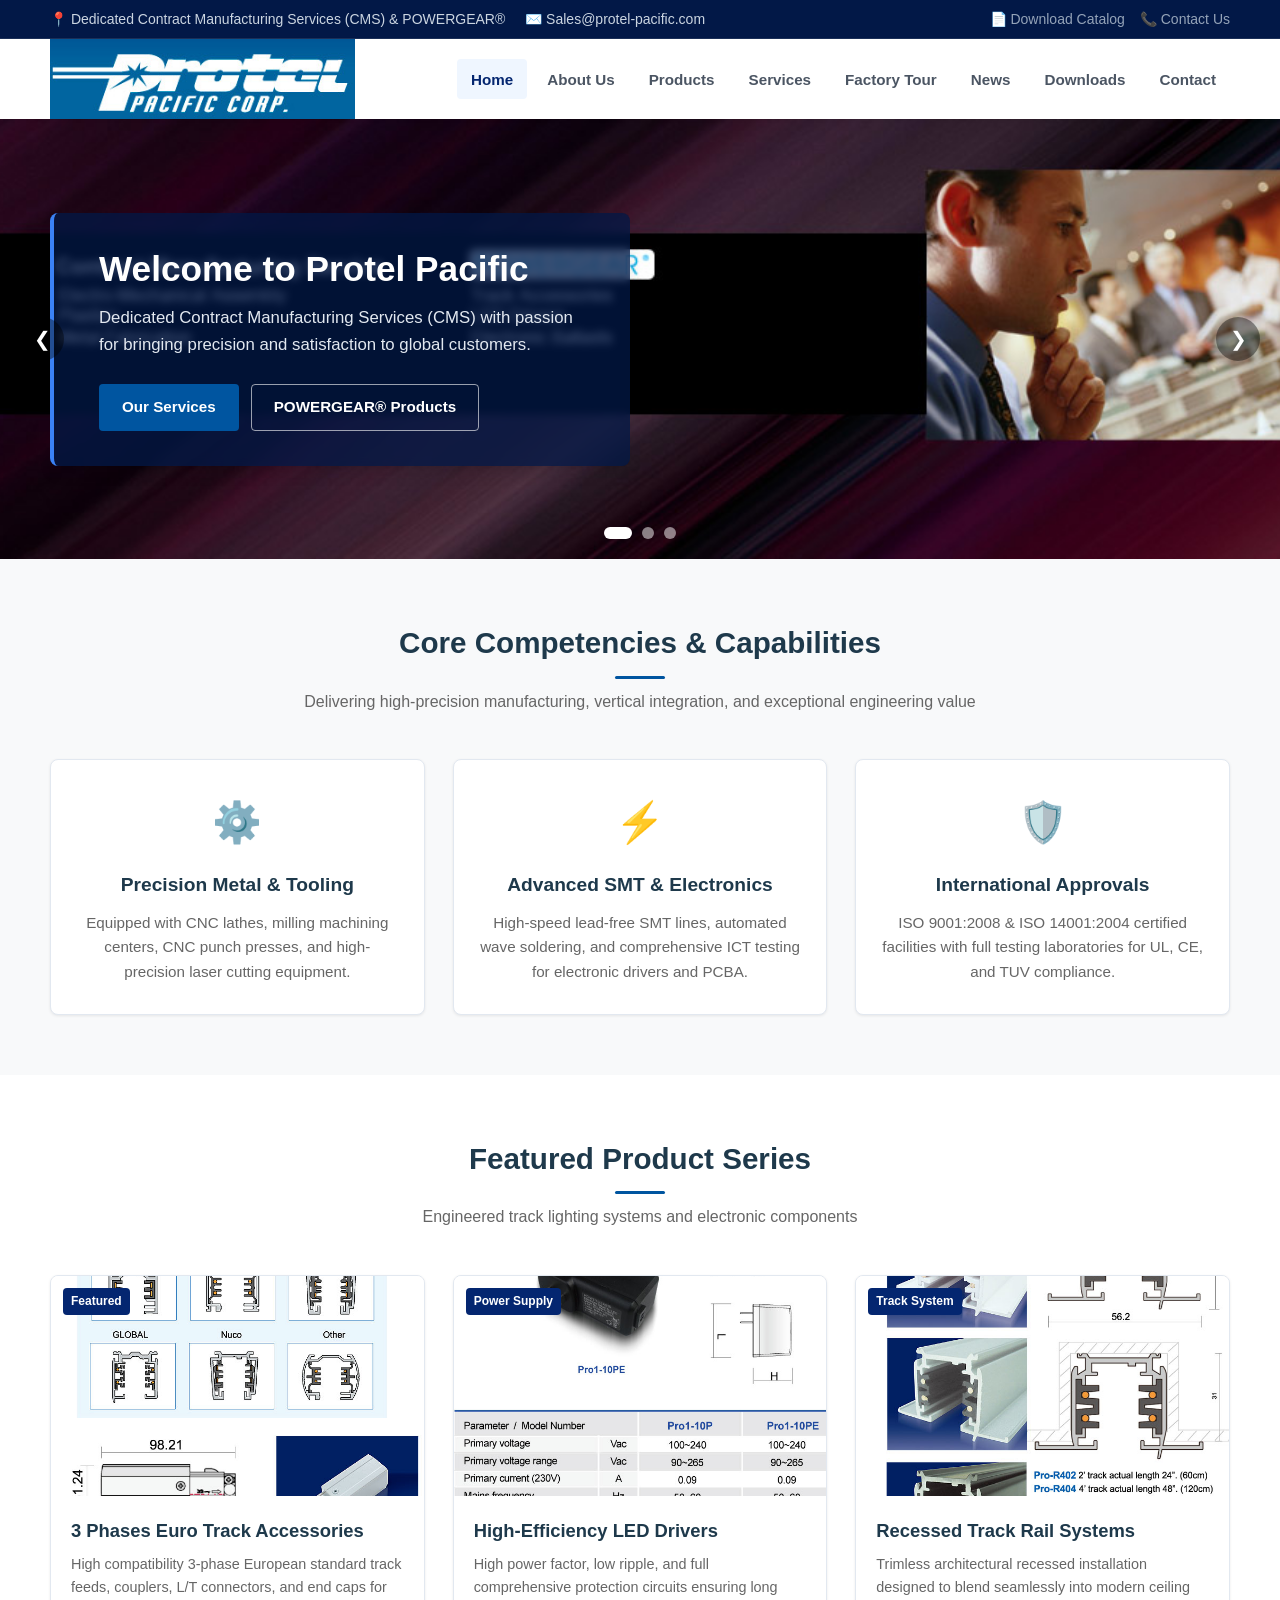
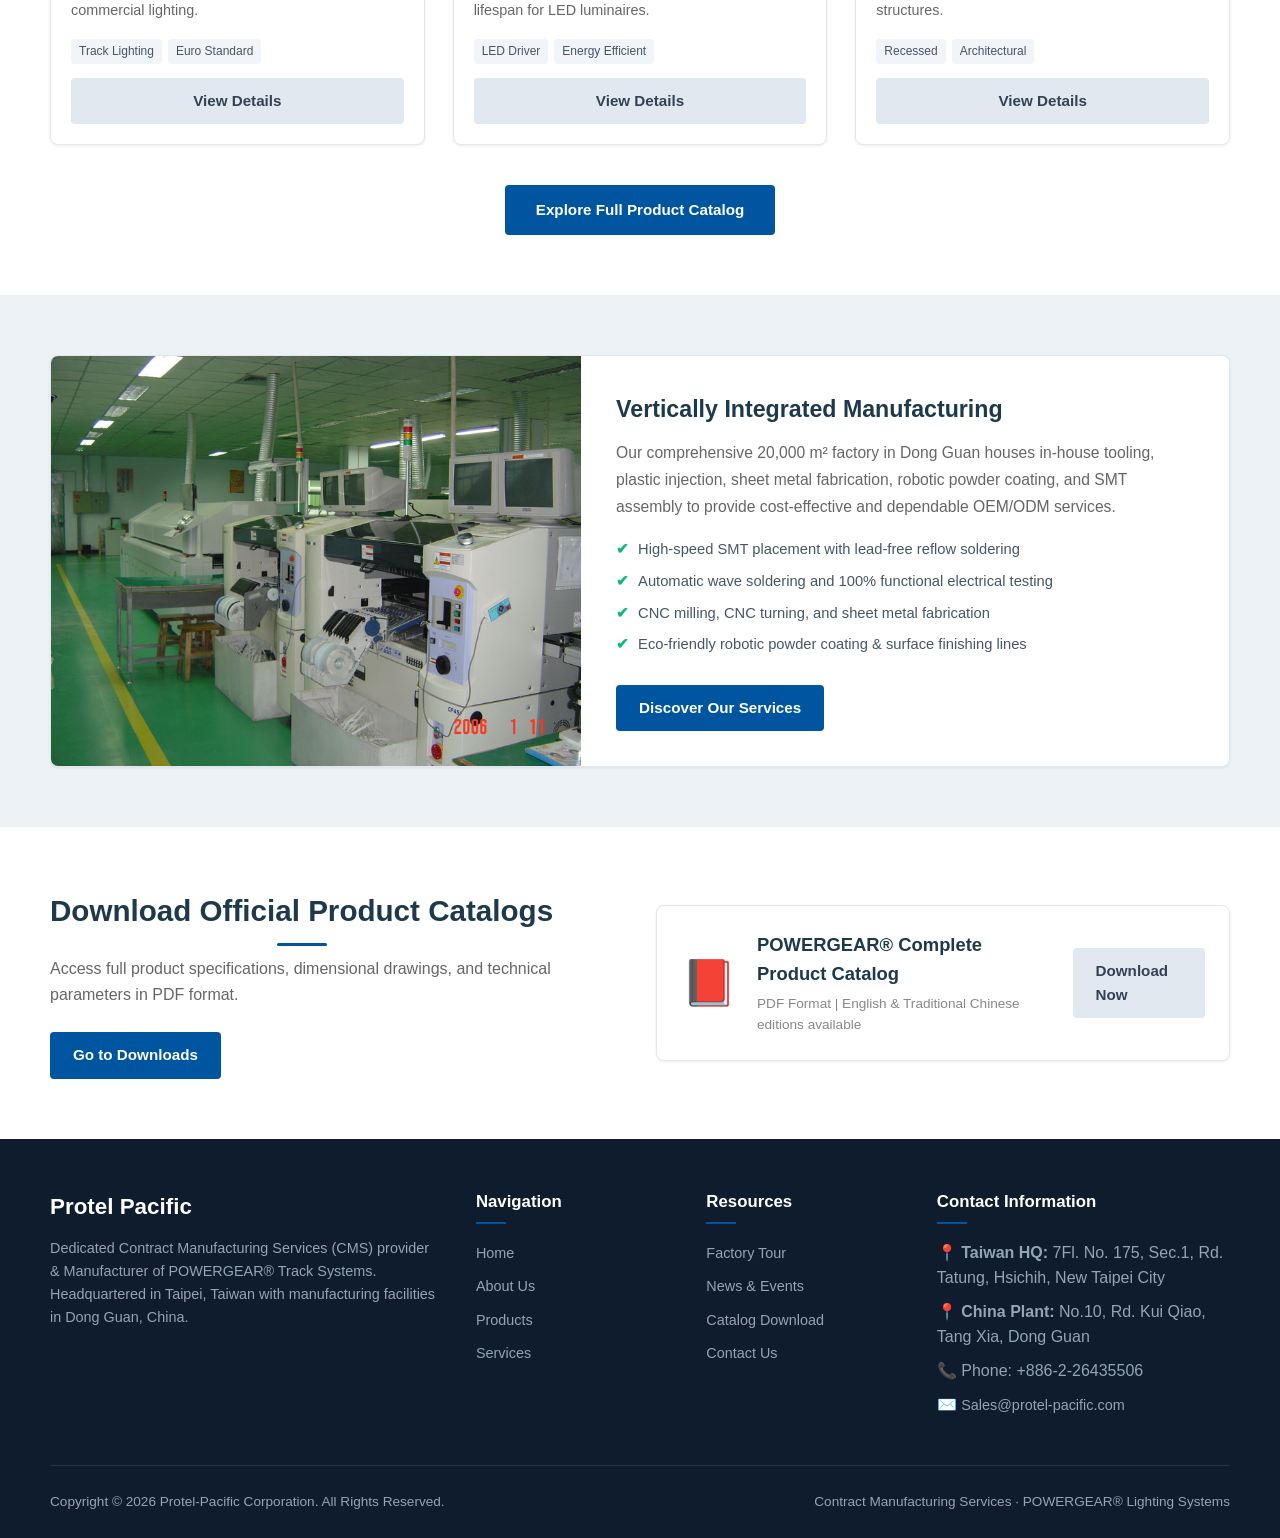
<file: index.html>
<!DOCTYPE html>
<html lang="en">
<head>
  <meta charset="UTF-8">
  <meta name="viewport" content="width=device-width, initial-scale=1.0">
  <title>Protel Pacific - Contract Manufacturing Services (CMS) & POWERGEAR®</title>
  <meta name="description" content="Protel Pacific is a dedicated CMS provider offering precision manufacturing solutions from HVAC to lighting, and manufacturer of POWERGEAR® track systems.">
  <link rel="stylesheet" href="css/style.css">
</head>
<body>

  <!-- Top Bar -->
  <div class="top-bar">
    <div class="container top-bar-inner">
      <div class="top-contact">
        <span>📍 Dedicated Contract Manufacturing Services (CMS) & POWERGEAR®</span>
        <a href="mailto:Sales@protel-pacific.com">✉️ Sales@protel-pacific.com</a>
      </div>
      <div class="top-links">
        <a href="download.html">📄 Download Catalog</a>
        <a href="contact.html">📞 Contact Us</a>
      </div>
    </div>
  </div>

  <!-- Header & Navigation -->
  <header class="header-main">
    <div class="container nav-wrapper">
      <a href="index.html" class="brand-logo">
        <img src="assets/images/logo.jpg" alt="Protel Pacific Logo" onerror="this.src='assets/images/logo.png'">
      </a>

      <button class="mobile-toggle" aria-label="Toggle navigation">☰</button>

      <nav>
        <ul class="nav-menu">
          <li><a href="index.html" class="nav-link active">Home</a></li>
          <li><a href="about.html" class="nav-link ">About Us</a></li>
          <li><a href="products.html" class="nav-link ">Products</a></li>
          <li><a href="services.html" class="nav-link ">Services</a></li>
          <li><a href="tour.html" class="nav-link ">Factory Tour</a></li>
          <li><a href="news.html" class="nav-link ">News</a></li>
          <li><a href="download.html" class="nav-link ">Downloads</a></li>
          <li><a href="contact.html" class="nav-link ">Contact</a></li>
        </ul>
      </nav>
    </div>
  </header>


  <!-- Hero Slider -->
  <section class="hero-slider">
    <div class="slide-track">
      <!-- Slide 1 -->
      <div class="slide-item active" style="background-image: url('assets/images/slide01.jpg');">
        <div class="container">
          <div class="slide-content">
            <h1 class="slide-title">Welcome to Protel Pacific</h1>
            <p class="slide-desc">Dedicated Contract Manufacturing Services (CMS) with passion for bringing precision and satisfaction to global customers.</p>
            <div class="slide-buttons">
              <a href="services.html" class="btn btn-primary">Our Services</a>
              <a href="products.html" class="btn btn-outline">POWERGEAR® Products</a>
            </div>
          </div>
        </div>
      </div>
      <!-- Slide 2 -->
      <div class="slide-item" style="background-image: url('assets/images/slide02.jpg');">
        <div class="container">
          <div class="slide-content">
            <h1 class="slide-title">Comprehensive CMS Solutions</h1>
            <p class="slide-desc">From HVAC to Lighting industry, offering high-efficiency OEM/ODM services from our 20,000 m² factory in Dong Guan, China.</p>
            <div class="slide-buttons">
              <a href="services.html" class="btn btn-primary">Our Capabilities</a>
              <a href="tour.html" class="btn btn-outline">Factory Tour</a>
            </div>
          </div>
        </div>
      </div>
      <!-- Slide 3 -->
      <div class="slide-item" style="background-image: url('assets/images/slide03.jpg');">
        <div class="container">
          <div class="slide-content">
            <h1 class="slide-title">POWERGEAR® Track Systems</h1>
            <p class="slide-desc">Over 15 years of excellence providing commercial track systems & HID ballasts with CE, TUV, and UL certifications.</p>
            <div class="slide-buttons">
              <a href="about.html" class="btn btn-primary">Quality & Standards</a>
              <a href="contact.html" class="btn btn-outline">Contact Us</a>
            </div>
          </div>
        </div>
      </div>
    </div>

    <!-- Slider Controls -->
    <button class="slider-btn prev" aria-label="Previous Slide">❮</button>
    <button class="slider-btn next" aria-label="Next Slide">❯</button>
    <div class="slider-dots">
      <button class="slider-dot active" aria-label="Slide 1"></button>
      <button class="slider-dot" aria-label="Slide 2"></button>
      <button class="slider-dot" aria-label="Slide 3"></button>
    </div>
  </section>

  <!-- Core Strengths -->
  <section class="section">
    <div class="container">
      <div class="section-header">
        <h2 class="section-title">Core Competencies & Capabilities</h2>
        <p class="section-subtitle">Delivering high-precision manufacturing, vertical integration, and exceptional engineering value</p>
      </div>

      <div class="grid-3">
        <div class="feature-card">
          <div class="feature-icon">⚙️</div>
          <h3 class="feature-title">Precision Metal & Tooling</h3>
          <p class="feature-desc">Equipped with CNC lathes, milling machining centers, CNC punch presses, and high-precision laser cutting equipment.</p>
        </div>

        <div class="feature-card">
          <div class="feature-icon">⚡</div>
          <h3 class="feature-title">Advanced SMT & Electronics</h3>
          <p class="feature-desc">High-speed lead-free SMT lines, automated wave soldering, and comprehensive ICT testing for electronic drivers and PCBA.</p>
        </div>

        <div class="feature-card">
          <div class="feature-icon">🛡️</div>
          <h3 class="feature-title">International Approvals</h3>
          <p class="feature-desc">ISO 9001:2008 & ISO 14001:2004 certified facilities with full testing laboratories for UL, CE, and TUV compliance.</p>
        </div>
      </div>
    </div>
  </section>

  <!-- Featured Products -->
  <section class="section section-alt">
    <div class="container">
      <div class="section-header">
        <h2 class="section-title">Featured Product Series</h2>
        <p class="section-subtitle">Engineered track lighting systems and electronic components</p>
      </div>

      <div class="grid-3">
        <!-- Product 1 -->
        <div class="product-card">
          <div class="product-thumb-wrapper">
            <img src="assets/products/3_phases_euro_track_accessories.jpg" alt="3 Phases Euro Track Accessories" class="product-thumb">
            <span class="product-badge">Featured</span>
          </div>
          <div class="product-body">
            <h3 class="product-title">3 Phases Euro Track Accessories</h3>
            <p class="product-desc">High compatibility 3-phase European standard track feeds, couplers, L/T connectors, and end caps for commercial lighting.</p>
            <div class="product-tags">
              <span class="tag">Track Lighting</span>
              <span class="tag">Euro Standard</span>
            </div>
            <a href="products.html" class="btn btn-secondary">View Details</a>
          </div>
        </div>

        <!-- Product 2 -->
        <div class="product-card">
          <div class="product-thumb-wrapper">
            <img src="assets/products/led_driver_1.jpg" alt="LED Driver" class="product-thumb">
            <span class="product-badge">Power Supply</span>
          </div>
          <div class="product-body">
            <h3 class="product-title">High-Efficiency LED Drivers</h3>
            <p class="product-desc">High power factor, low ripple, and full comprehensive protection circuits ensuring long lifespan for LED luminaires.</p>
            <div class="product-tags">
              <span class="tag">LED Driver</span>
              <span class="tag">Energy Efficient</span>
            </div>
            <a href="products.html" class="btn btn-secondary">View Details</a>
          </div>
        </div>

        <!-- Product 3 -->
        <div class="product-card">
          <div class="product-thumb-wrapper">
            <img src="assets/products/recessed_track.jpg" alt="Recessed Track System" class="product-thumb">
            <span class="product-badge">Track System</span>
          </div>
          <div class="product-body">
            <h3 class="product-title">Recessed Track Rail Systems</h3>
            <p class="product-desc">Trimless architectural recessed installation designed to blend seamlessly into modern ceiling structures.</p>
            <div class="product-tags">
              <span class="tag">Recessed</span>
              <span class="tag">Architectural</span>
            </div>
            <a href="products.html" class="btn btn-secondary">View Details</a>
          </div>
        </div>
      </div>

      <div style="text-align: center; margin-top: 40px;">
        <a href="products.html" class="btn btn-primary" style="padding: 12px 30px;">Explore Full Product Catalog</a>
      </div>
    </div>
  </section>

  <!-- Manufacturing Capabilities Banner -->
  <section class="section" style="background: #edf2f7;">
    <div class="container">
      <div class="service-item" style="margin-bottom: 0;">
        <img src="assets/products/lead_free_smt_line.jpg" alt="Lead Free SMT Line" class="service-img">
        <div class="service-content">
          <h2 class="service-title">Vertically Integrated Manufacturing</h2>
          <p class="service-text">
            Our comprehensive 20,000 m² factory in Dong Guan houses in-house tooling, plastic injection, sheet metal fabrication, robotic powder coating, and SMT assembly to provide cost-effective and dependable OEM/ODM services.
          </p>
          <ul class="service-features">
            <li>High-speed SMT placement with lead-free reflow soldering</li>
            <li>Automatic wave soldering and 100% functional electrical testing</li>
            <li>CNC milling, CNC turning, and sheet metal fabrication</li>
            <li>Eco-friendly robotic powder coating & surface finishing lines</li>
          </ul>
          <div style="margin-top: 20px;">
            <a href="services.html" class="btn btn-primary">Discover Our Services</a>
          </div>
        </div>
      </div>
    </div>
  </section>

  <!-- Download Banner -->
  <section class="section section-alt">
    <div class="container">
      <div class="grid-2" style="align-items: center;">
        <div>
          <h2 class="section-title" style="text-align: left;">Download Official Product Catalogs</h2>
          <p class="section-subtitle" style="text-align: left; margin-bottom: 25px;">
            Access full product specifications, dimensional drawings, and technical parameters in PDF format.
          </p>
          <a href="download.html" class="btn btn-primary">Go to Downloads</a>
        </div>
        <div>
          <div class="download-card">
            <div class="download-icon">📕</div>
            <div class="download-info">
              <div class="download-title">POWERGEAR® Complete Product Catalog</div>
              <div class="download-meta">PDF Format | English & Traditional Chinese editions available</div>
            </div>
            <a href="download.html" class="btn btn-secondary">Download Now</a>
          </div>
        </div>
      </div>
    </div>
  </section>


  <!-- Footer -->
  <footer class="footer">
    <div class="container">
      <div class="footer-grid">
        <div class="footer-brand">
          <h3>Protel Pacific</h3>
          <p>Dedicated Contract Manufacturing Services (CMS) provider & Manufacturer of POWERGEAR® Track Systems. Headquartered in Taipei, Taiwan with manufacturing facilities in Dong Guan, China.</p>
        </div>
        <div class="footer-col">
          <h4>Navigation</h4>
          <ul class="footer-links">
            <li><a href="index.html">Home</a></li>
            <li><a href="about.html">About Us</a></li>
            <li><a href="products.html">Products</a></li>
            <li><a href="services.html">Services</a></li>
          </ul>
        </div>
        <div class="footer-col">
          <h4>Resources</h4>
          <ul class="footer-links">
            <li><a href="tour.html">Factory Tour</a></li>
            <li><a href="news.html">News & Events</a></li>
            <li><a href="download.html">Catalog Download</a></li>
            <li><a href="contact.html">Contact Us</a></li>
          </ul>
        </div>
        <div class="footer-col">
          <h4>Contact Information</h4>
          <ul class="footer-links">
            <li>📍 <strong>Taiwan HQ:</strong> 7Fl. No. 175, Sec.1, Rd. Tatung, Hsichih, New Taipei City</li>
            <li>📍 <strong>China Plant:</strong> No.10, Rd. Kui Qiao, Tang Xia, Dong Guan</li>
            <li>📞 Phone: +886-2-26435506</li>
            <li>✉️ <a href="mailto:Sales@protel-pacific.com">Sales@protel-pacific.com</a></li>
          </ul>
        </div>
      </div>

      <div class="footer-bottom">
        <div>Copyright © 2026 Protel-Pacific Corporation. All Rights Reserved.</div>
        <div>Contract Manufacturing Services · POWERGEAR® Lighting Systems</div>
      </div>
    </div>
  </footer>

  <script src="js/main.js"></script>

</body>
</html>
</file>
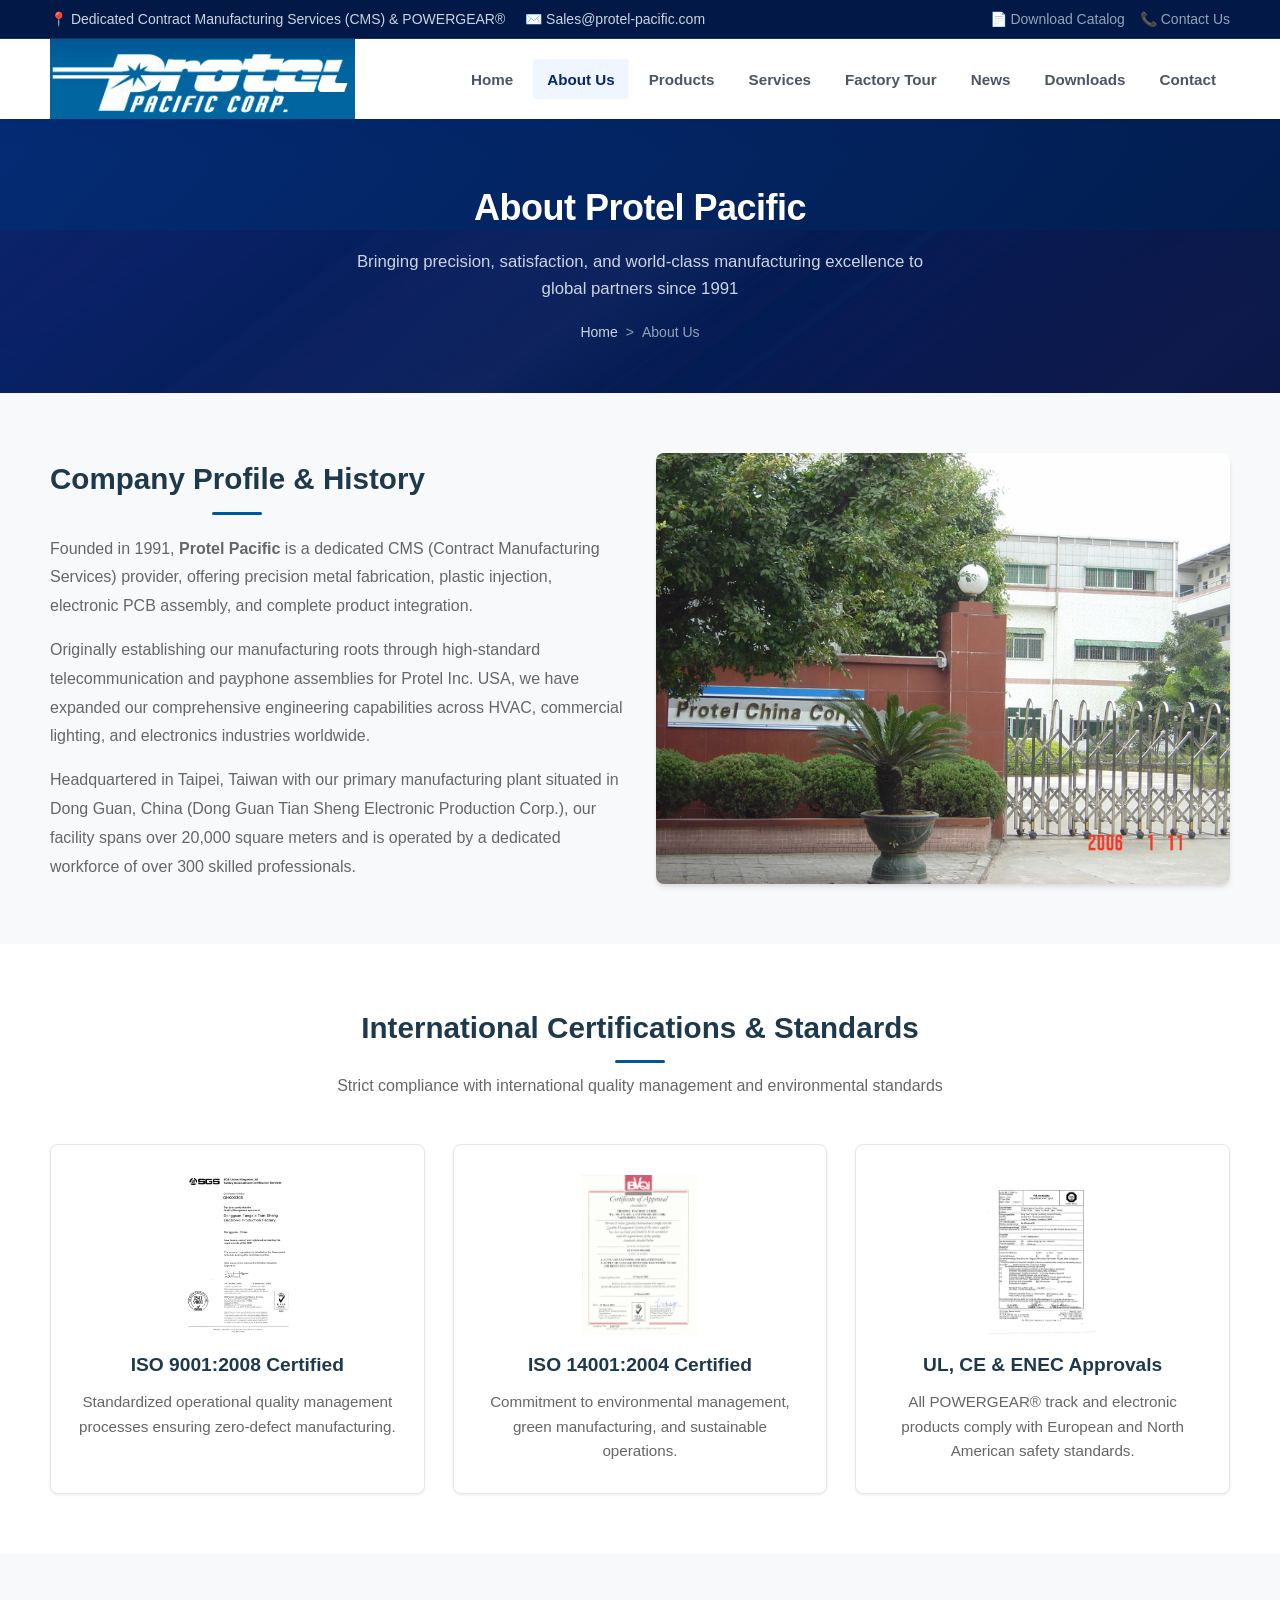
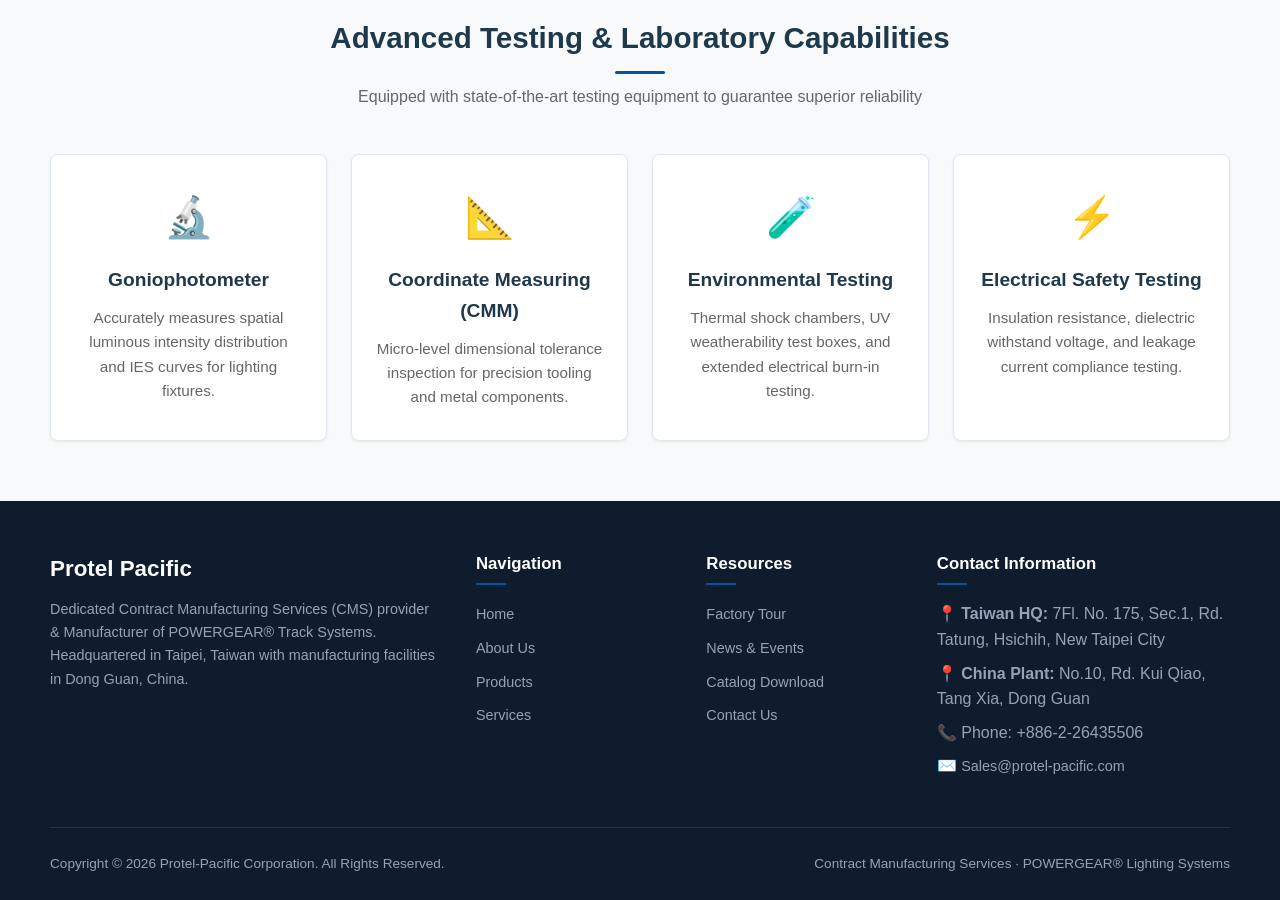
<file: about.html>
<!DOCTYPE html>
<html lang="en">
<head>
  <meta charset="UTF-8">
  <meta name="viewport" content="width=device-width, initial-scale=1.0">
  <title>About Us - Protel Pacific Contract Manufacturing Services</title>
  <link rel="stylesheet" href="css/style.css">
</head>
<body>

  <!-- Top Bar -->
  <div class="top-bar">
    <div class="container top-bar-inner">
      <div class="top-contact">
        <span>📍 Dedicated Contract Manufacturing Services (CMS) & POWERGEAR®</span>
        <a href="mailto:Sales@protel-pacific.com">✉️ Sales@protel-pacific.com</a>
      </div>
      <div class="top-links">
        <a href="download.html">📄 Download Catalog</a>
        <a href="contact.html">📞 Contact Us</a>
      </div>
    </div>
  </div>

  <!-- Header & Navigation -->
  <header class="header-main">
    <div class="container nav-wrapper">
      <a href="index.html" class="brand-logo">
        <img src="assets/images/logo.jpg" alt="Protel Pacific Logo" onerror="this.src='assets/images/logo.png'">
      </a>

      <button class="mobile-toggle" aria-label="Toggle navigation">☰</button>

      <nav>
        <ul class="nav-menu">
          <li><a href="index.html" class="nav-link ">Home</a></li>
          <li><a href="about.html" class="nav-link active">About Us</a></li>
          <li><a href="products.html" class="nav-link ">Products</a></li>
          <li><a href="services.html" class="nav-link ">Services</a></li>
          <li><a href="tour.html" class="nav-link ">Factory Tour</a></li>
          <li><a href="news.html" class="nav-link ">News</a></li>
          <li><a href="download.html" class="nav-link ">Downloads</a></li>
          <li><a href="contact.html" class="nav-link ">Contact</a></li>
        </ul>
      </nav>
    </div>
  </header>


  <!-- Page Hero -->
  <div class="page-hero">
    <div class="container">
      <h1 class="page-hero-title">About Protel Pacific</h1>
      <p class="page-hero-subtitle">Bringing precision, satisfaction, and world-class manufacturing excellence to global partners since 1991</p>
      <div class="breadcrumb">
        <a href="index.html">Home</a> &gt; <span>About Us</span>
      </div>
    </div>
  </div>

  <!-- Company Profile -->
  <section class="section">
    <div class="container">
      <div class="grid-2" style="align-items: center;">
        <div>
          <h2 class="section-title" style="text-align: left;">Company Profile & History</h2>
          <p style="margin-top: 20px; color: var(--text-muted); line-height: 1.8;">
            Founded in 1991, <strong>Protel Pacific</strong> is a dedicated CMS (Contract Manufacturing Services) provider, offering precision metal fabrication, plastic injection, electronic PCB assembly, and complete product integration.
          </p>
          <p style="margin-top: 15px; color: var(--text-muted); line-height: 1.8;">
            Originally establishing our manufacturing roots through high-standard telecommunication and payphone assemblies for Protel Inc. USA, we have expanded our comprehensive engineering capabilities across HVAC, commercial lighting, and electronics industries worldwide.
          </p>
          <p style="margin-top: 15px; color: var(--text-muted); line-height: 1.8;">
            Headquartered in Taipei, Taiwan with our primary manufacturing plant situated in Dong Guan, China (Dong Guan Tian Sheng Electronic Production Corp.), our facility spans over 20,000 square meters and is operated by a dedicated workforce of over 300 skilled professionals.
          </p>
        </div>
        <div>
          <img src="assets/products/factory_exterior-01.jpg" alt="Factory Exterior" style="border-radius: var(--radius-md); box-shadow: var(--shadow-md);">
        </div>
      </div>
    </div>
  </section>

  <!-- Quality Assurance & Certifications -->
  <section class="section section-alt">
    <div class="container">
      <div class="section-header">
        <h2 class="section-title">International Certifications & Standards</h2>
        <p class="section-subtitle">Strict compliance with international quality management and environmental standards</p>
      </div>

      <div class="grid-3">
        <div class="feature-card">
          <img src="assets/products/certificate-01.jpg" alt="ISO 9001 Certificate" style="height: 160px; object-fit: contain; margin: 0 auto 15px;">
          <h3 class="feature-title">ISO 9001:2008 Certified</h3>
          <p class="feature-desc">Standardized operational quality management processes ensuring zero-defect manufacturing.</p>
        </div>

        <div class="feature-card">
          <img src="assets/products/certificate-02.jpg" alt="ISO 14001 Certificate" style="height: 160px; object-fit: contain; margin: 0 auto 15px;">
          <h3 class="feature-title">ISO 14001:2004 Certified</h3>
          <p class="feature-desc">Commitment to environmental management, green manufacturing, and sustainable operations.</p>
        </div>

        <div class="feature-card">
          <img src="assets/products/certificate-03.jpg" alt="Safety Approvals" style="height: 160px; object-fit: contain; margin: 0 auto 15px;">
          <h3 class="feature-title">UL, CE & ENEC Approvals</h3>
          <p class="feature-desc">All POWERGEAR® track and electronic products comply with European and North American safety standards.</p>
        </div>
      </div>
    </div>
  </section>

  <!-- Testing & R&D Excellence -->
  <section class="section">
    <div class="container">
      <div class="section-header">
        <h2 class="section-title">Advanced Testing & Laboratory Capabilities</h2>
        <p class="section-subtitle">Equipped with state-of-the-art testing equipment to guarantee superior reliability</p>
      </div>

      <div class="grid-4">
        <div class="feature-card">
          <div class="feature-icon">🔬</div>
          <h3 class="feature-title">Goniophotometer</h3>
          <p class="feature-desc">Accurately measures spatial luminous intensity distribution and IES curves for lighting fixtures.</p>
        </div>
        <div class="feature-card">
          <div class="feature-icon">📐</div>
          <h3 class="feature-title">Coordinate Measuring (CMM)</h3>
          <p class="feature-desc">Micro-level dimensional tolerance inspection for precision tooling and metal components.</p>
        </div>
        <div class="feature-card">
          <div class="feature-icon">🧪</div>
          <h3 class="feature-title">Environmental Testing</h3>
          <p class="feature-desc">Thermal shock chambers, UV weatherability test boxes, and extended electrical burn-in testing.</p>
        </div>
        <div class="feature-card">
          <div class="feature-icon">⚡</div>
          <h3 class="feature-title">Electrical Safety Testing</h3>
          <p class="feature-desc">Insulation resistance, dielectric withstand voltage, and leakage current compliance testing.</p>
        </div>
      </div>
    </div>
  </section>


  <!-- Footer -->
  <footer class="footer">
    <div class="container">
      <div class="footer-grid">
        <div class="footer-brand">
          <h3>Protel Pacific</h3>
          <p>Dedicated Contract Manufacturing Services (CMS) provider & Manufacturer of POWERGEAR® Track Systems. Headquartered in Taipei, Taiwan with manufacturing facilities in Dong Guan, China.</p>
        </div>
        <div class="footer-col">
          <h4>Navigation</h4>
          <ul class="footer-links">
            <li><a href="index.html">Home</a></li>
            <li><a href="about.html">About Us</a></li>
            <li><a href="products.html">Products</a></li>
            <li><a href="services.html">Services</a></li>
          </ul>
        </div>
        <div class="footer-col">
          <h4>Resources</h4>
          <ul class="footer-links">
            <li><a href="tour.html">Factory Tour</a></li>
            <li><a href="news.html">News & Events</a></li>
            <li><a href="download.html">Catalog Download</a></li>
            <li><a href="contact.html">Contact Us</a></li>
          </ul>
        </div>
        <div class="footer-col">
          <h4>Contact Information</h4>
          <ul class="footer-links">
            <li>📍 <strong>Taiwan HQ:</strong> 7Fl. No. 175, Sec.1, Rd. Tatung, Hsichih, New Taipei City</li>
            <li>📍 <strong>China Plant:</strong> No.10, Rd. Kui Qiao, Tang Xia, Dong Guan</li>
            <li>📞 Phone: +886-2-26435506</li>
            <li>✉️ <a href="mailto:Sales@protel-pacific.com">Sales@protel-pacific.com</a></li>
          </ul>
        </div>
      </div>

      <div class="footer-bottom">
        <div>Copyright © 2026 Protel-Pacific Corporation. All Rights Reserved.</div>
        <div>Contract Manufacturing Services · POWERGEAR® Lighting Systems</div>
      </div>
    </div>
  </footer>

  <script src="js/main.js"></script>

</body>
</html>
</file>
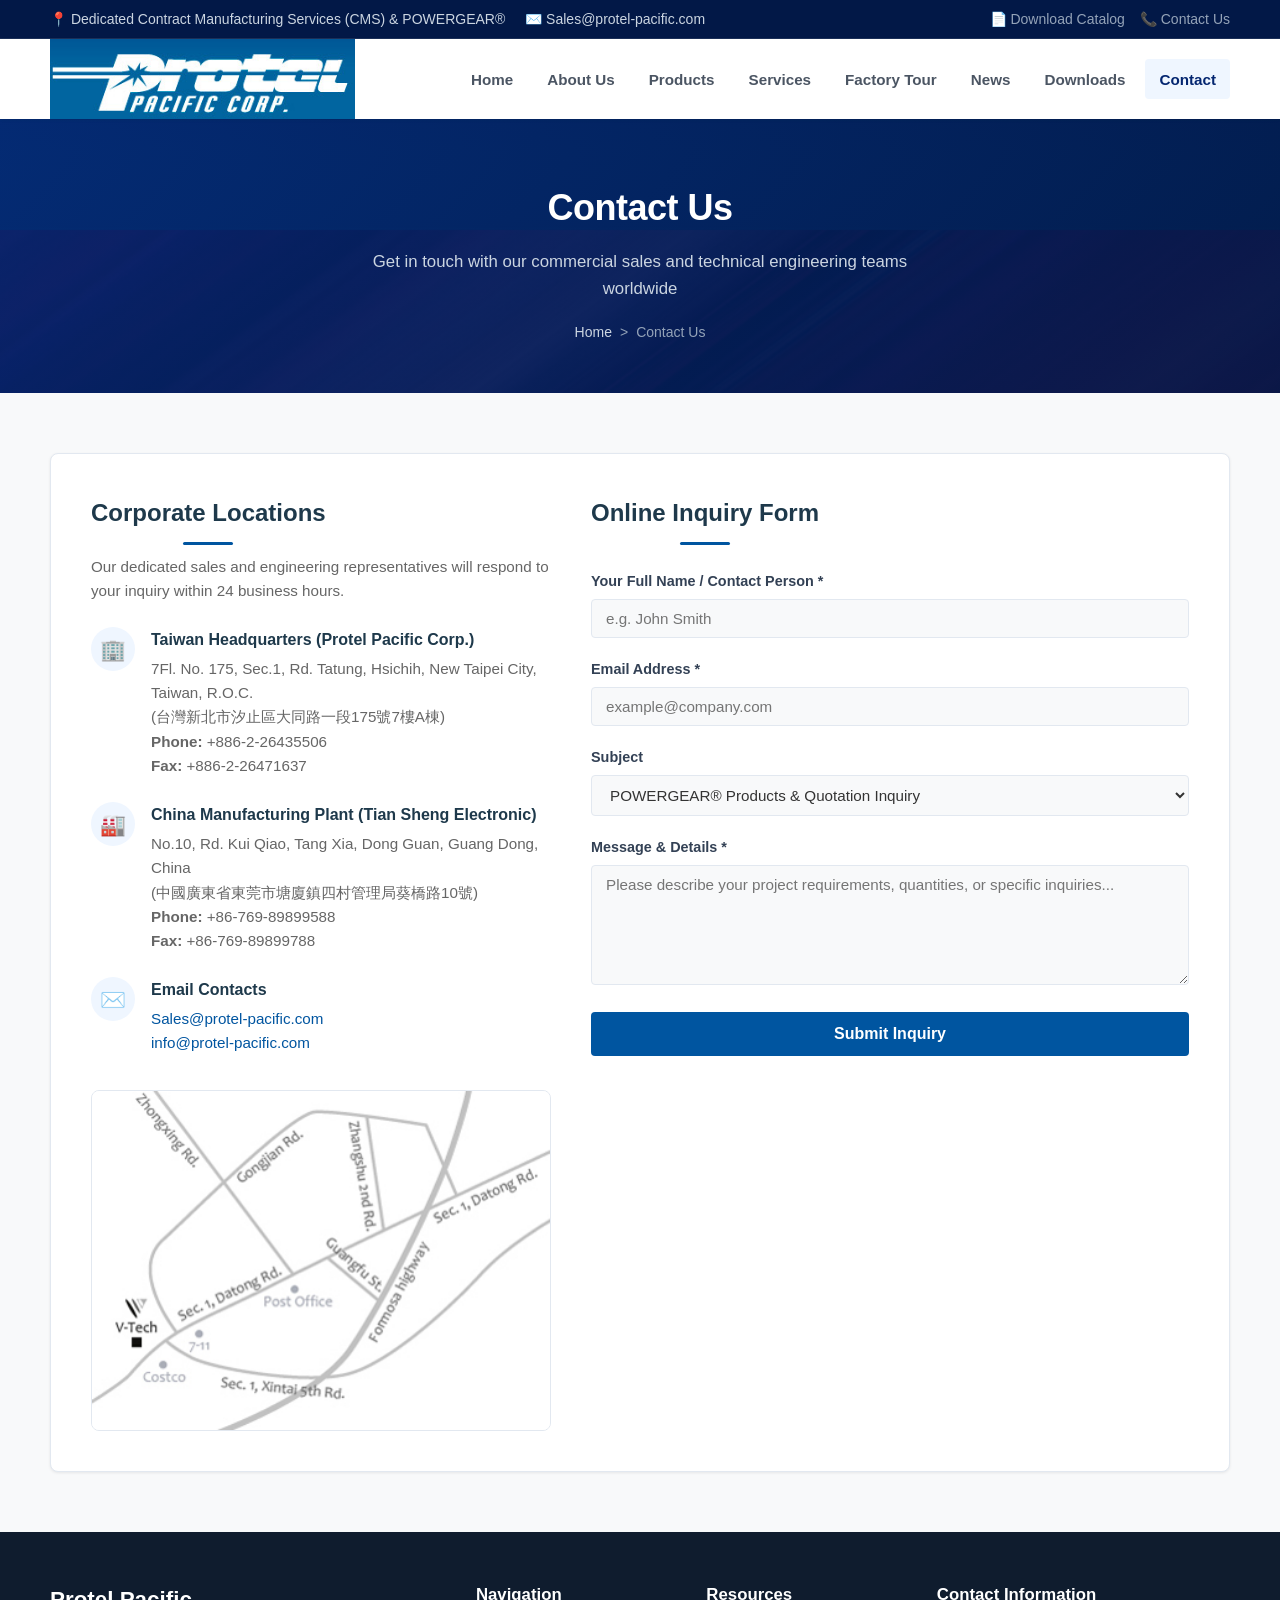
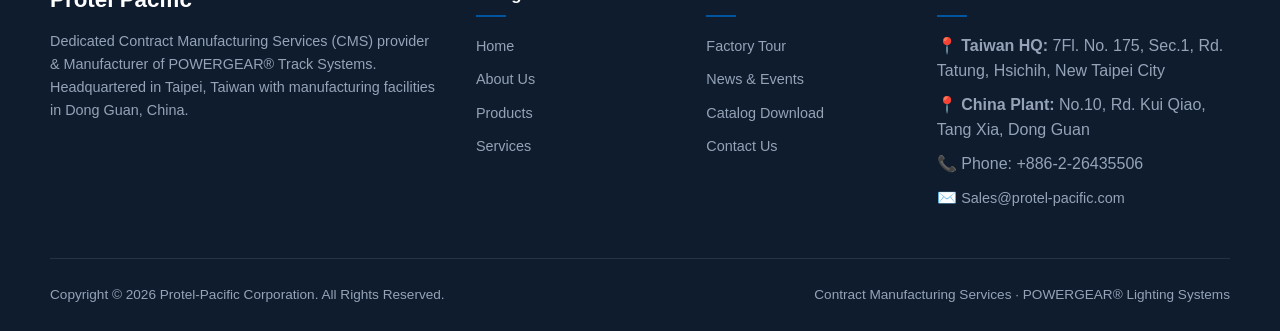
<file: contact.html>
<!DOCTYPE html>
<html lang="en">
<head>
  <meta charset="UTF-8">
  <meta name="viewport" content="width=device-width, initial-scale=1.0">
  <title>Contact Us - Protel Pacific Commercial & Technical Inquiries</title>
  <link rel="stylesheet" href="css/style.css">
</head>
<body>

  <!-- Top Bar -->
  <div class="top-bar">
    <div class="container top-bar-inner">
      <div class="top-contact">
        <span>📍 Dedicated Contract Manufacturing Services (CMS) & POWERGEAR®</span>
        <a href="mailto:Sales@protel-pacific.com">✉️ Sales@protel-pacific.com</a>
      </div>
      <div class="top-links">
        <a href="download.html">📄 Download Catalog</a>
        <a href="contact.html">📞 Contact Us</a>
      </div>
    </div>
  </div>

  <!-- Header & Navigation -->
  <header class="header-main">
    <div class="container nav-wrapper">
      <a href="index.html" class="brand-logo">
        <img src="assets/images/logo.jpg" alt="Protel Pacific Logo" onerror="this.src='assets/images/logo.png'">
      </a>

      <button class="mobile-toggle" aria-label="Toggle navigation">☰</button>

      <nav>
        <ul class="nav-menu">
          <li><a href="index.html" class="nav-link ">Home</a></li>
          <li><a href="about.html" class="nav-link ">About Us</a></li>
          <li><a href="products.html" class="nav-link ">Products</a></li>
          <li><a href="services.html" class="nav-link ">Services</a></li>
          <li><a href="tour.html" class="nav-link ">Factory Tour</a></li>
          <li><a href="news.html" class="nav-link ">News</a></li>
          <li><a href="download.html" class="nav-link ">Downloads</a></li>
          <li><a href="contact.html" class="nav-link active">Contact</a></li>
        </ul>
      </nav>
    </div>
  </header>


  <!-- Page Hero -->
  <div class="page-hero">
    <div class="container">
      <h1 class="page-hero-title">Contact Us</h1>
      <p class="page-hero-subtitle">Get in touch with our commercial sales and technical engineering teams worldwide</p>
      <div class="breadcrumb">
        <a href="index.html">Home</a> &gt; <span>Contact Us</span>
      </div>
    </div>
  </div>

  <!-- Contact Form & Info Section -->
  <section class="section">
    <div class="container">
      <div class="contact-wrapper">

        <!-- Contact Info & Addresses -->
        <div class="contact-info">
          <div>
            <h2 class="section-title" style="text-align: left; font-size: 1.5rem;">Corporate Locations</h2>
            <p style="color: var(--text-muted); margin-top: 10px; font-size: 0.95rem;">
              Our dedicated sales and engineering representatives will respond to your inquiry within 24 business hours.
            </p>
          </div>

          <div class="contact-item">
            <div class="contact-item-icon">🏢</div>
            <div>
              <div class="contact-item-title">Taiwan Headquarters (Protel Pacific Corp.)</div>
              <div class="contact-item-detail">
                7Fl. No. 175, Sec.1, Rd. Tatung, Hsichih, New Taipei City, Taiwan, R.O.C.<br>
                (台灣新北市汐止區大同路一段175號7樓A棟)<br>
                <strong>Phone:</strong> +886-2-26435506<br>
                <strong>Fax:</strong> +886-2-26471637
              </div>
            </div>
          </div>

          <div class="contact-item">
            <div class="contact-item-icon">🏭</div>
            <div>
              <div class="contact-item-title">China Manufacturing Plant (Tian Sheng Electronic)</div>
              <div class="contact-item-detail">
                No.10, Rd. Kui Qiao, Tang Xia, Dong Guan, Guang Dong, China<br>
                (中國廣東省東莞市塘廈鎮四村管理局葵橋路10號)<br>
                <strong>Phone:</strong> +86-769-89899588<br>
                <strong>Fax:</strong> +86-769-89899788
              </div>
            </div>
          </div>

          <div class="contact-item">
            <div class="contact-item-icon">✉️</div>
            <div>
              <div class="contact-item-title">Email Contacts</div>
              <div class="contact-item-detail">
                <a href="mailto:Sales@protel-pacific.com">Sales@protel-pacific.com</a><br>
                <a href="mailto:info@protel-pacific.com">info@protel-pacific.com</a>
              </div>
            </div>
          </div>

          <div style="margin-top: 10px; border-radius: var(--radius-md); overflow: hidden; border: 1px solid var(--border-color);">
            <img src="assets/images/map01.jpg" alt="Location Map" style="width: 100%; object-fit: cover;" onerror="this.style.display='none'">
          </div>
        </div>

        <!-- Inquiry Form -->
        <div>
          <h2 class="section-title" style="text-align: left; font-size: 1.5rem; margin-bottom: 25px;">Online Inquiry Form</h2>
          <form id="contact-form">
            <div class="form-group">
              <label class="form-label" for="form-name">Your Full Name / Contact Person *</label>
              <input type="text" id="form-name" name="name" class="form-input" placeholder="e.g. John Smith" required>
            </div>

            <div class="form-group">
              <label class="form-label" for="form-email">Email Address *</label>
              <input type="email" id="form-email" name="email" class="form-input" placeholder="example@company.com" required>
            </div>

            <div class="form-group">
              <label class="form-label" for="form-subject">Subject</label>
              <select id="form-subject" name="subject" class="form-select">
                <option value="product">POWERGEAR® Products & Quotation Inquiry</option>
                <option value="oem">OEM / ODM Contract Manufacturing Project</option>
                <option value="sample">Product Sample & Specification Request</option>
                <option value="other">General Business Inquiry</option>
              </select>
            </div>

            <div class="form-group">
              <label class="form-label" for="form-message">Message & Details *</label>
              <textarea id="form-message" name="message" class="form-textarea" placeholder="Please describe your project requirements, quantities, or specific inquiries..." required></textarea>
            </div>

            <button type="submit" class="btn btn-primary" style="width: 100%; padding: 12px; font-size: 1rem;">
              Submit Inquiry
            </button>
          </form>
        </div>

      </div>
    </div>
  </section>


  <!-- Footer -->
  <footer class="footer">
    <div class="container">
      <div class="footer-grid">
        <div class="footer-brand">
          <h3>Protel Pacific</h3>
          <p>Dedicated Contract Manufacturing Services (CMS) provider & Manufacturer of POWERGEAR® Track Systems. Headquartered in Taipei, Taiwan with manufacturing facilities in Dong Guan, China.</p>
        </div>
        <div class="footer-col">
          <h4>Navigation</h4>
          <ul class="footer-links">
            <li><a href="index.html">Home</a></li>
            <li><a href="about.html">About Us</a></li>
            <li><a href="products.html">Products</a></li>
            <li><a href="services.html">Services</a></li>
          </ul>
        </div>
        <div class="footer-col">
          <h4>Resources</h4>
          <ul class="footer-links">
            <li><a href="tour.html">Factory Tour</a></li>
            <li><a href="news.html">News & Events</a></li>
            <li><a href="download.html">Catalog Download</a></li>
            <li><a href="contact.html">Contact Us</a></li>
          </ul>
        </div>
        <div class="footer-col">
          <h4>Contact Information</h4>
          <ul class="footer-links">
            <li>📍 <strong>Taiwan HQ:</strong> 7Fl. No. 175, Sec.1, Rd. Tatung, Hsichih, New Taipei City</li>
            <li>📍 <strong>China Plant:</strong> No.10, Rd. Kui Qiao, Tang Xia, Dong Guan</li>
            <li>📞 Phone: +886-2-26435506</li>
            <li>✉️ <a href="mailto:Sales@protel-pacific.com">Sales@protel-pacific.com</a></li>
          </ul>
        </div>
      </div>

      <div class="footer-bottom">
        <div>Copyright © 2026 Protel-Pacific Corporation. All Rights Reserved.</div>
        <div>Contract Manufacturing Services · POWERGEAR® Lighting Systems</div>
      </div>
    </div>
  </footer>

  <script src="js/main.js"></script>

</body>
</html>
</file>
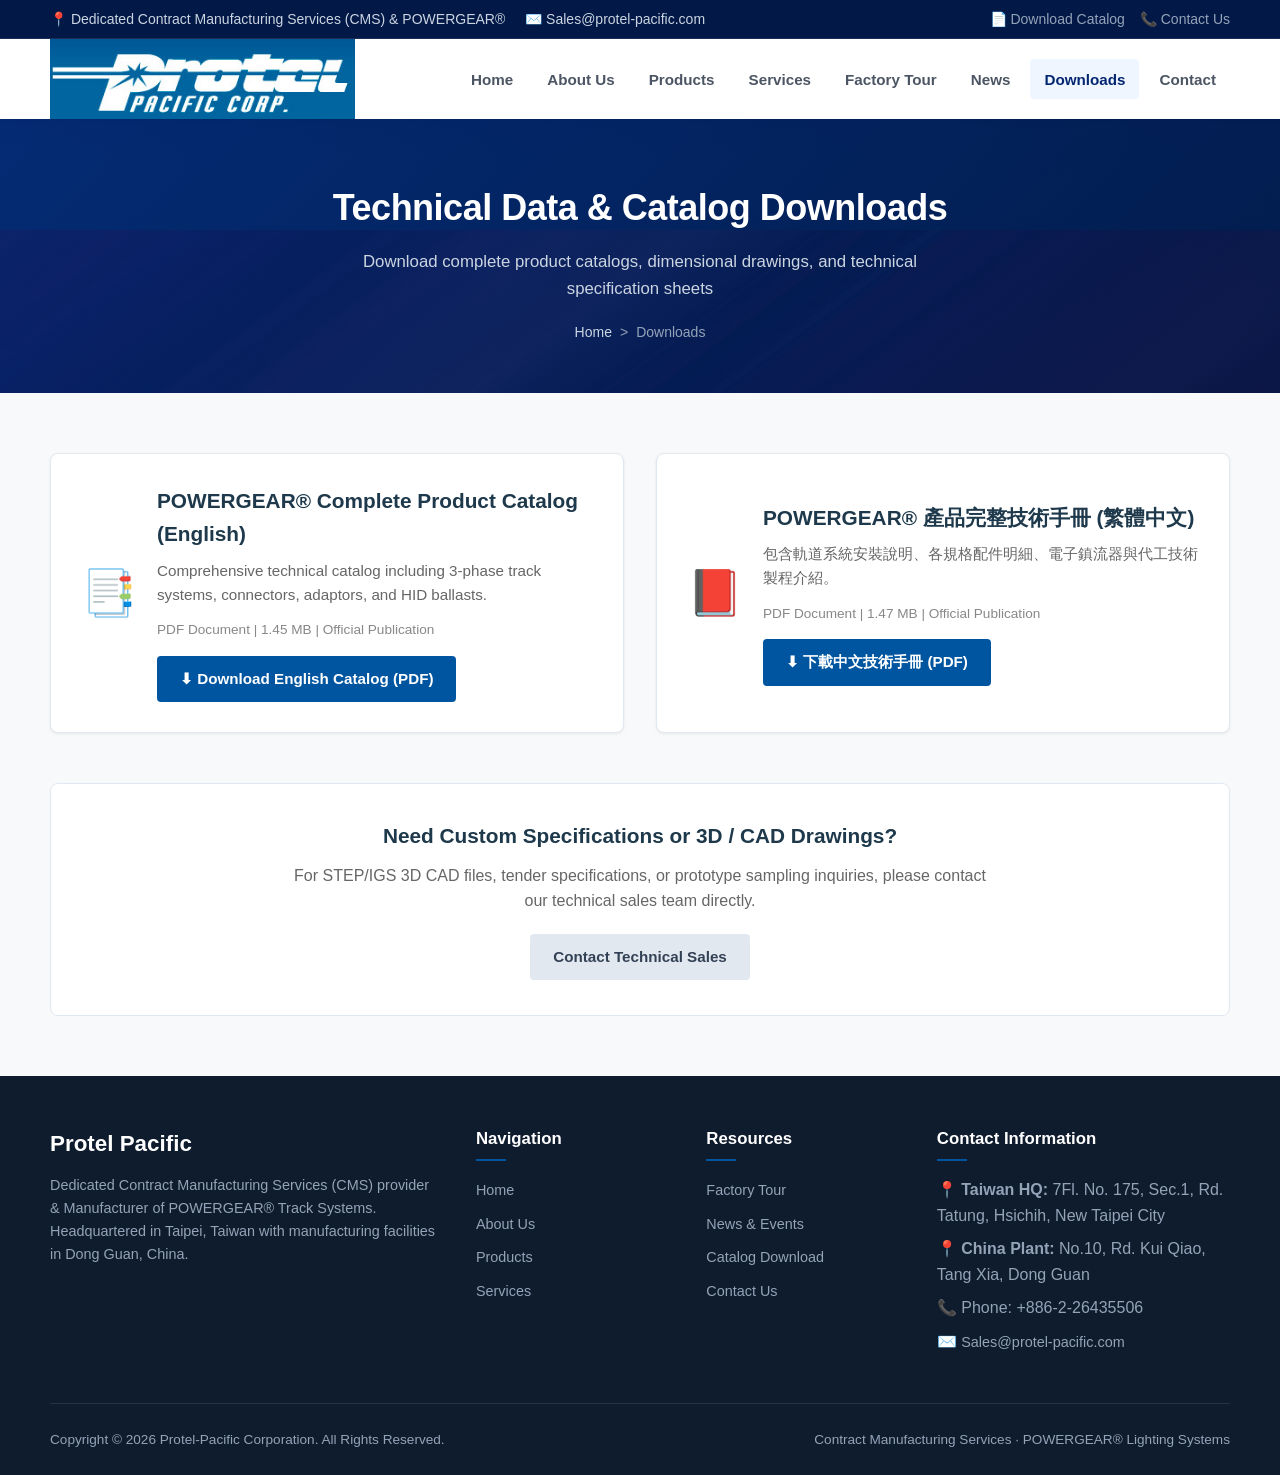
<file: download.html>
<!DOCTYPE html>
<html lang="en">
<head>
  <meta charset="UTF-8">
  <meta name="viewport" content="width=device-width, initial-scale=1.0">
  <title>Downloads - Technical Data & Product Catalogs | Protel Pacific</title>
  <link rel="stylesheet" href="css/style.css">
</head>
<body>

  <!-- Top Bar -->
  <div class="top-bar">
    <div class="container top-bar-inner">
      <div class="top-contact">
        <span>📍 Dedicated Contract Manufacturing Services (CMS) & POWERGEAR®</span>
        <a href="mailto:Sales@protel-pacific.com">✉️ Sales@protel-pacific.com</a>
      </div>
      <div class="top-links">
        <a href="download.html">📄 Download Catalog</a>
        <a href="contact.html">📞 Contact Us</a>
      </div>
    </div>
  </div>

  <!-- Header & Navigation -->
  <header class="header-main">
    <div class="container nav-wrapper">
      <a href="index.html" class="brand-logo">
        <img src="assets/images/logo.jpg" alt="Protel Pacific Logo" onerror="this.src='assets/images/logo.png'">
      </a>

      <button class="mobile-toggle" aria-label="Toggle navigation">☰</button>

      <nav>
        <ul class="nav-menu">
          <li><a href="index.html" class="nav-link ">Home</a></li>
          <li><a href="about.html" class="nav-link ">About Us</a></li>
          <li><a href="products.html" class="nav-link ">Products</a></li>
          <li><a href="services.html" class="nav-link ">Services</a></li>
          <li><a href="tour.html" class="nav-link ">Factory Tour</a></li>
          <li><a href="news.html" class="nav-link ">News</a></li>
          <li><a href="download.html" class="nav-link active">Downloads</a></li>
          <li><a href="contact.html" class="nav-link ">Contact</a></li>
        </ul>
      </nav>
    </div>
  </header>


  <!-- Page Hero -->
  <div class="page-hero">
    <div class="container">
      <h1 class="page-hero-title">Technical Data & Catalog Downloads</h1>
      <p class="page-hero-subtitle">Download complete product catalogs, dimensional drawings, and technical specification sheets</p>
      <div class="breadcrumb">
        <a href="index.html">Home</a> &gt; <span>Downloads</span>
      </div>
    </div>
  </div>

  <!-- Downloads Grid -->
  <section class="section">
    <div class="container">
      <div class="grid-2">

        <!-- Download Item 1: English Catalog -->
        <div class="download-card" style="padding: 30px;">
          <div class="download-icon">📑</div>
          <div class="download-info">
            <h3 class="download-title" style="font-size: 1.3rem;">POWERGEAR® Complete Product Catalog (English)</h3>
            <p style="color: var(--text-muted); font-size: 0.95rem; margin: 8px 0 12px;">
              Comprehensive technical catalog including 3-phase track systems, connectors, adaptors, and HID ballasts.
            </p>
            <div class="download-meta" style="margin-bottom: 15px;">PDF Document | 1.45 MB | Official Publication</div>
            <a href="assets/docs/english_catalog.pdf" target="_blank" download class="btn btn-primary">
              ⬇ Download English Catalog (PDF)
            </a>
          </div>
        </div>

        <!-- Download Item 2: Chinese Catalog -->
        <div class="download-card" style="padding: 30px;">
          <div class="download-icon">📕</div>
          <div class="download-info">
            <h3 class="download-title" style="font-size: 1.3rem;">POWERGEAR® 產品完整技術手冊 (繁體中文)</h3>
            <p style="color: var(--text-muted); font-size: 0.95rem; margin: 8px 0 12px;">
              包含軌道系統安裝說明、各規格配件明細、電子鎮流器與代工技術製程介紹。
            </p>
            <div class="download-meta" style="margin-bottom: 15px;">PDF Document | 1.47 MB | Official Publication</div>
            <a href="assets/docs/chinese_catalog.pdf" target="_blank" download class="btn btn-primary">
              ⬇ 下載中文技術手冊 (PDF)
            </a>
          </div>
        </div>

      </div>

      <!-- Catalog Preview Banner -->
      <div style="margin-top: 50px; background: #ffffff; padding: 35px; border-radius: var(--radius-md); border: 1px solid var(--border-color); text-align: center;">
        <h3 style="font-size: 1.3rem; color: var(--heading-color); margin-bottom: 10px;">Need Custom Specifications or 3D / CAD Drawings?</h3>
        <p style="color: var(--text-muted); max-width: 700px; margin: 0 auto 20px;">
          For STEP/IGS 3D CAD files, tender specifications, or prototype sampling inquiries, please contact our technical sales team directly.
        </p>
        <a href="contact.html" class="btn btn-secondary">Contact Technical Sales</a>
      </div>

    </div>
  </section>


  <!-- Footer -->
  <footer class="footer">
    <div class="container">
      <div class="footer-grid">
        <div class="footer-brand">
          <h3>Protel Pacific</h3>
          <p>Dedicated Contract Manufacturing Services (CMS) provider & Manufacturer of POWERGEAR® Track Systems. Headquartered in Taipei, Taiwan with manufacturing facilities in Dong Guan, China.</p>
        </div>
        <div class="footer-col">
          <h4>Navigation</h4>
          <ul class="footer-links">
            <li><a href="index.html">Home</a></li>
            <li><a href="about.html">About Us</a></li>
            <li><a href="products.html">Products</a></li>
            <li><a href="services.html">Services</a></li>
          </ul>
        </div>
        <div class="footer-col">
          <h4>Resources</h4>
          <ul class="footer-links">
            <li><a href="tour.html">Factory Tour</a></li>
            <li><a href="news.html">News & Events</a></li>
            <li><a href="download.html">Catalog Download</a></li>
            <li><a href="contact.html">Contact Us</a></li>
          </ul>
        </div>
        <div class="footer-col">
          <h4>Contact Information</h4>
          <ul class="footer-links">
            <li>📍 <strong>Taiwan HQ:</strong> 7Fl. No. 175, Sec.1, Rd. Tatung, Hsichih, New Taipei City</li>
            <li>📍 <strong>China Plant:</strong> No.10, Rd. Kui Qiao, Tang Xia, Dong Guan</li>
            <li>📞 Phone: +886-2-26435506</li>
            <li>✉️ <a href="mailto:Sales@protel-pacific.com">Sales@protel-pacific.com</a></li>
          </ul>
        </div>
      </div>

      <div class="footer-bottom">
        <div>Copyright © 2026 Protel-Pacific Corporation. All Rights Reserved.</div>
        <div>Contract Manufacturing Services · POWERGEAR® Lighting Systems</div>
      </div>
    </div>
  </footer>

  <script src="js/main.js"></script>

</body>
</html>
</file>
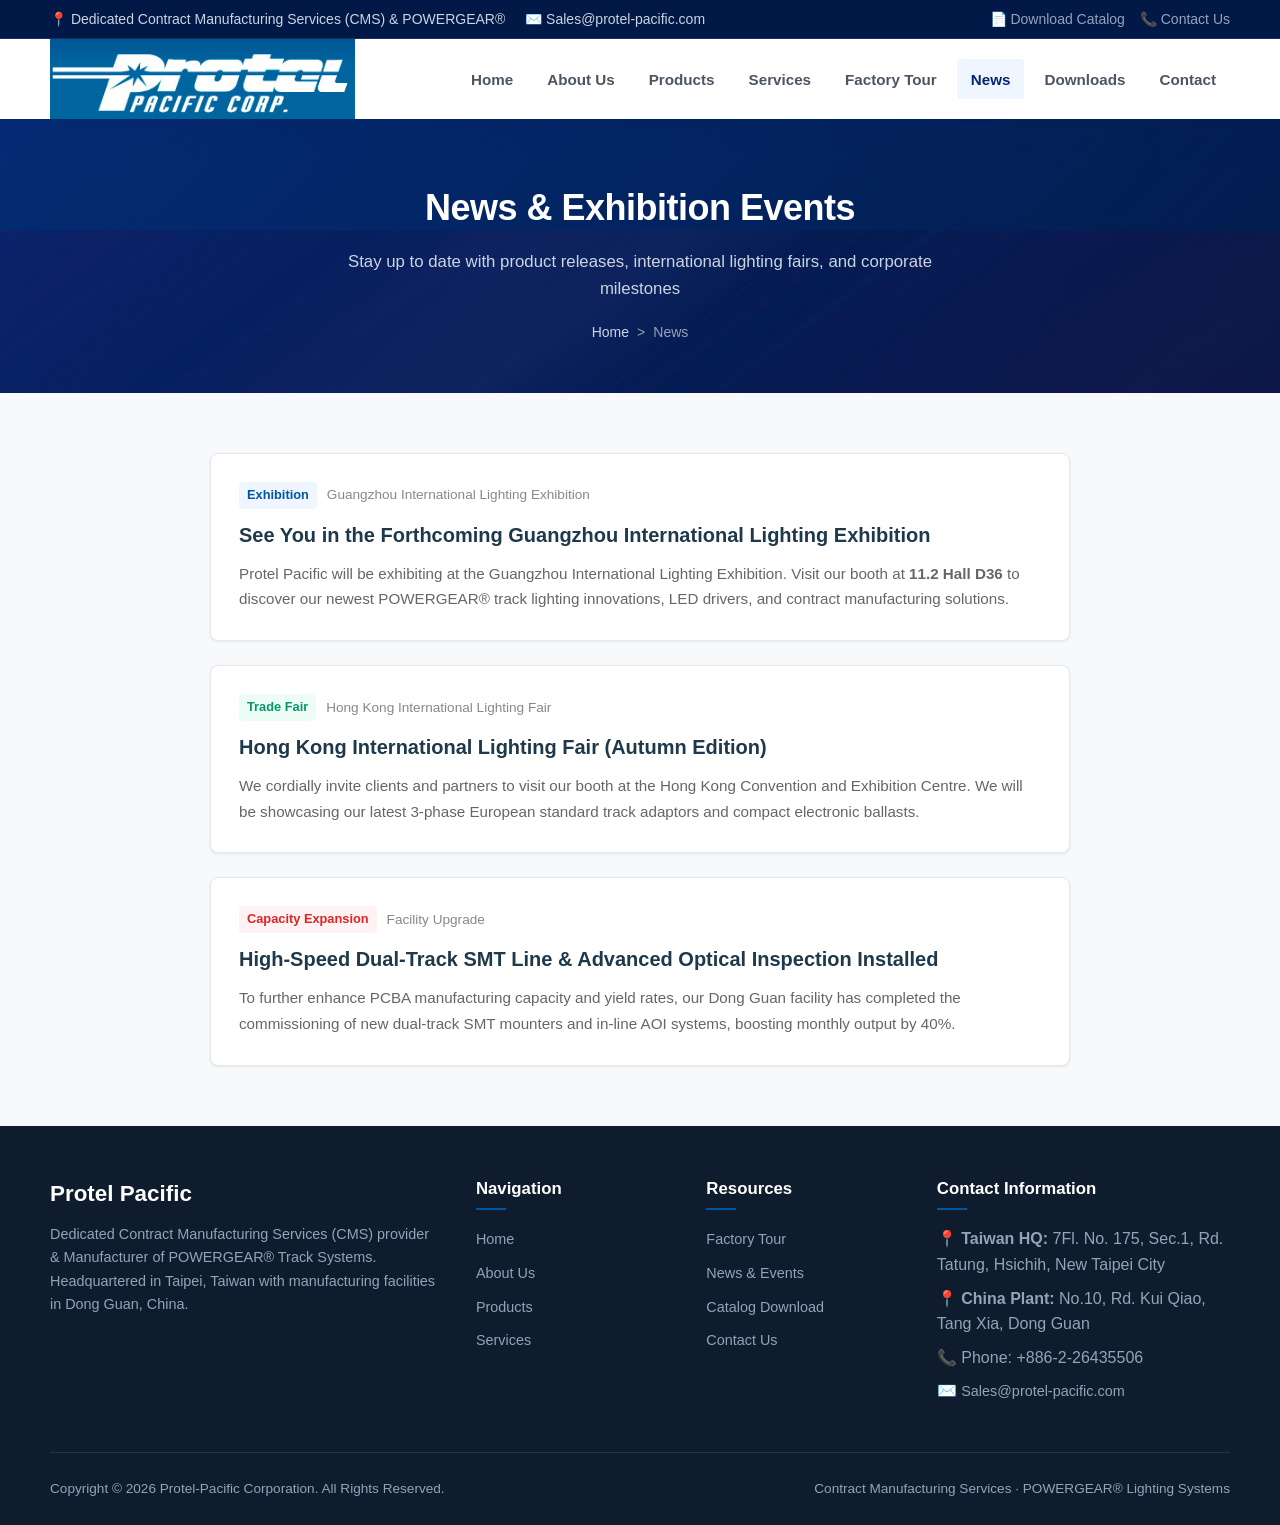
<file: news.html>
<!DOCTYPE html>
<html lang="en">
<head>
  <meta charset="UTF-8">
  <meta name="viewport" content="width=device-width, initial-scale=1.0">
  <title>News & Events - Protel Pacific Corporate Announcements</title>
  <link rel="stylesheet" href="css/style.css">
</head>
<body>

  <!-- Top Bar -->
  <div class="top-bar">
    <div class="container top-bar-inner">
      <div class="top-contact">
        <span>📍 Dedicated Contract Manufacturing Services (CMS) & POWERGEAR®</span>
        <a href="mailto:Sales@protel-pacific.com">✉️ Sales@protel-pacific.com</a>
      </div>
      <div class="top-links">
        <a href="download.html">📄 Download Catalog</a>
        <a href="contact.html">📞 Contact Us</a>
      </div>
    </div>
  </div>

  <!-- Header & Navigation -->
  <header class="header-main">
    <div class="container nav-wrapper">
      <a href="index.html" class="brand-logo">
        <img src="assets/images/logo.jpg" alt="Protel Pacific Logo" onerror="this.src='assets/images/logo.png'">
      </a>

      <button class="mobile-toggle" aria-label="Toggle navigation">☰</button>

      <nav>
        <ul class="nav-menu">
          <li><a href="index.html" class="nav-link ">Home</a></li>
          <li><a href="about.html" class="nav-link ">About Us</a></li>
          <li><a href="products.html" class="nav-link ">Products</a></li>
          <li><a href="services.html" class="nav-link ">Services</a></li>
          <li><a href="tour.html" class="nav-link ">Factory Tour</a></li>
          <li><a href="news.html" class="nav-link active">News</a></li>
          <li><a href="download.html" class="nav-link ">Downloads</a></li>
          <li><a href="contact.html" class="nav-link ">Contact</a></li>
        </ul>
      </nav>
    </div>
  </header>


  <!-- Page Hero -->
  <div class="page-hero">
    <div class="container">
      <h1 class="page-hero-title">News & Exhibition Events</h1>
      <p class="page-hero-subtitle">Stay up to date with product releases, international lighting fairs, and corporate milestones</p>
      <div class="breadcrumb">
        <a href="index.html">Home</a> &gt; <span>News</span>
      </div>
    </div>
  </div>

  <!-- News List Section -->
  <section class="section">
    <div class="container">
      <div style="max-width: 860px; margin: 0 auto; display: flex; flex-direction: column; gap: 24px;">

        <!-- News Item 1 -->
        <div style="background: #ffffff; padding: 28px; border-radius: var(--radius-md); border: 1px solid var(--border-color); box-shadow: var(--shadow-sm);">
          <div style="display: flex; gap: 10px; align-items: center; margin-bottom: 10px;">
            <span style="background: #eff6ff; color: var(--accent-color); font-size: 0.8rem; font-weight: bold; padding: 3px 8px; border-radius: 4px;">Exhibition</span>
            <span style="color: var(--text-light); font-size: 0.85rem;">Guangzhou International Lighting Exhibition</span>
          </div>
          <h3 style="font-size: 1.25rem; color: var(--heading-color); margin-bottom: 10px;">See You in the Forthcoming Guangzhou International Lighting Exhibition</h3>
          <p style="color: var(--text-muted); font-size: 0.95rem; line-height: 1.7;">
            Protel Pacific will be exhibiting at the Guangzhou International Lighting Exhibition. Visit our booth at <strong>11.2 Hall D36</strong> to discover our newest POWERGEAR® track lighting innovations, LED drivers, and contract manufacturing solutions.
          </p>
        </div>

        <!-- News Item 2 -->
        <div style="background: #ffffff; padding: 28px; border-radius: var(--radius-md); border: 1px solid var(--border-color); box-shadow: var(--shadow-sm);">
          <div style="display: flex; gap: 10px; align-items: center; margin-bottom: 10px;">
            <span style="background: #ecfdf5; color: #059669; font-size: 0.8rem; font-weight: bold; padding: 3px 8px; border-radius: 4px;">Trade Fair</span>
            <span style="color: var(--text-light); font-size: 0.85rem;">Hong Kong International Lighting Fair</span>
          </div>
          <h3 style="font-size: 1.25rem; color: var(--heading-color); margin-bottom: 10px;">Hong Kong International Lighting Fair (Autumn Edition)</h3>
          <p style="color: var(--text-muted); font-size: 0.95rem; line-height: 1.7;">
            We cordially invite clients and partners to visit our booth at the Hong Kong Convention and Exhibition Centre. We will be showcasing our latest 3-phase European standard track adaptors and compact electronic ballasts.
          </p>
        </div>

        <!-- News Item 3 -->
        <div style="background: #ffffff; padding: 28px; border-radius: var(--radius-md); border: 1px solid var(--border-color); box-shadow: var(--shadow-sm);">
          <div style="display: flex; gap: 10px; align-items: center; margin-bottom: 10px;">
            <span style="background: #fef2f2; color: #dc2626; font-size: 0.8rem; font-weight: bold; padding: 3px 8px; border-radius: 4px;">Capacity Expansion</span>
            <span style="color: var(--text-light); font-size: 0.85rem;">Facility Upgrade</span>
          </div>
          <h3 style="font-size: 1.25rem; color: var(--heading-color); margin-bottom: 10px;">High-Speed Dual-Track SMT Line & Advanced Optical Inspection Installed</h3>
          <p style="color: var(--text-muted); font-size: 0.95rem; line-height: 1.7;">
            To further enhance PCBA manufacturing capacity and yield rates, our Dong Guan facility has completed the commissioning of new dual-track SMT mounters and in-line AOI systems, boosting monthly output by 40%.
          </p>
        </div>

      </div>
    </div>
  </section>


  <!-- Footer -->
  <footer class="footer">
    <div class="container">
      <div class="footer-grid">
        <div class="footer-brand">
          <h3>Protel Pacific</h3>
          <p>Dedicated Contract Manufacturing Services (CMS) provider & Manufacturer of POWERGEAR® Track Systems. Headquartered in Taipei, Taiwan with manufacturing facilities in Dong Guan, China.</p>
        </div>
        <div class="footer-col">
          <h4>Navigation</h4>
          <ul class="footer-links">
            <li><a href="index.html">Home</a></li>
            <li><a href="about.html">About Us</a></li>
            <li><a href="products.html">Products</a></li>
            <li><a href="services.html">Services</a></li>
          </ul>
        </div>
        <div class="footer-col">
          <h4>Resources</h4>
          <ul class="footer-links">
            <li><a href="tour.html">Factory Tour</a></li>
            <li><a href="news.html">News & Events</a></li>
            <li><a href="download.html">Catalog Download</a></li>
            <li><a href="contact.html">Contact Us</a></li>
          </ul>
        </div>
        <div class="footer-col">
          <h4>Contact Information</h4>
          <ul class="footer-links">
            <li>📍 <strong>Taiwan HQ:</strong> 7Fl. No. 175, Sec.1, Rd. Tatung, Hsichih, New Taipei City</li>
            <li>📍 <strong>China Plant:</strong> No.10, Rd. Kui Qiao, Tang Xia, Dong Guan</li>
            <li>📞 Phone: +886-2-26435506</li>
            <li>✉️ <a href="mailto:Sales@protel-pacific.com">Sales@protel-pacific.com</a></li>
          </ul>
        </div>
      </div>

      <div class="footer-bottom">
        <div>Copyright © 2026 Protel-Pacific Corporation. All Rights Reserved.</div>
        <div>Contract Manufacturing Services · POWERGEAR® Lighting Systems</div>
      </div>
    </div>
  </footer>

  <script src="js/main.js"></script>

</body>
</html>
</file>
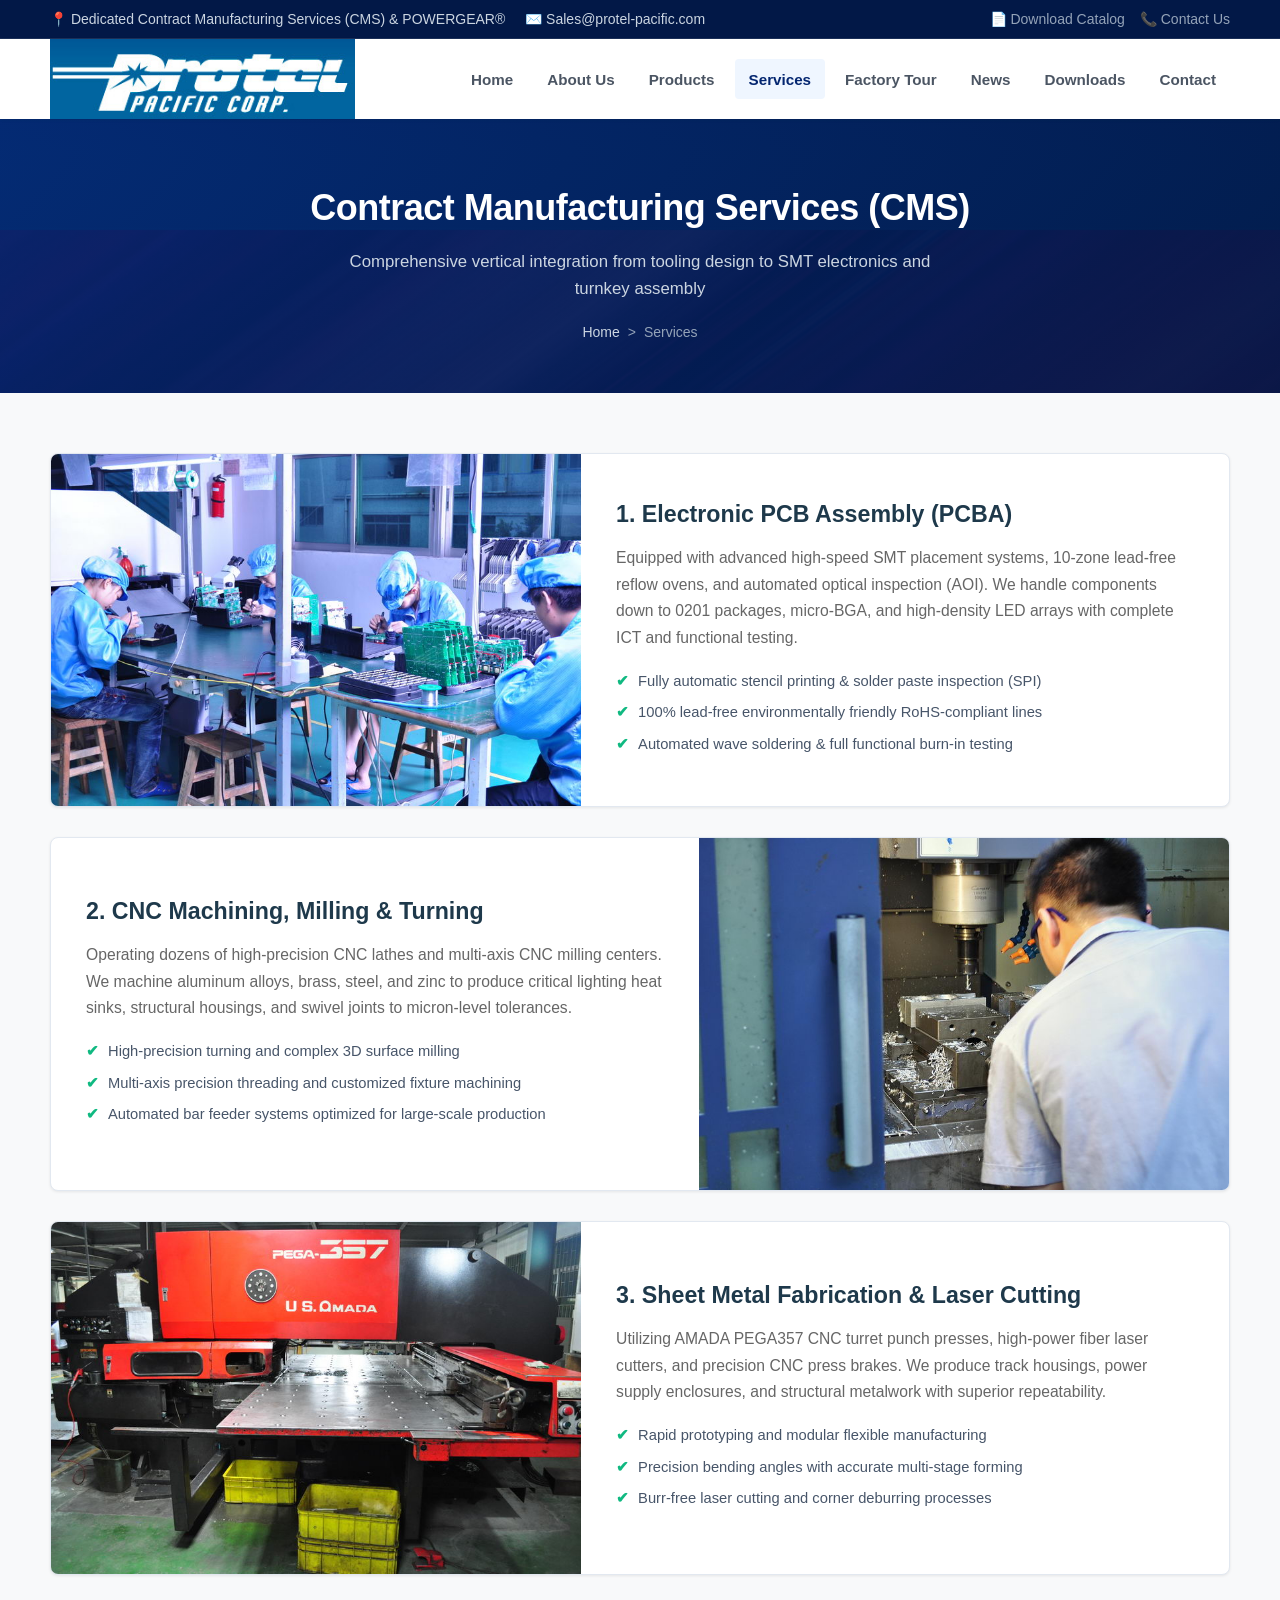
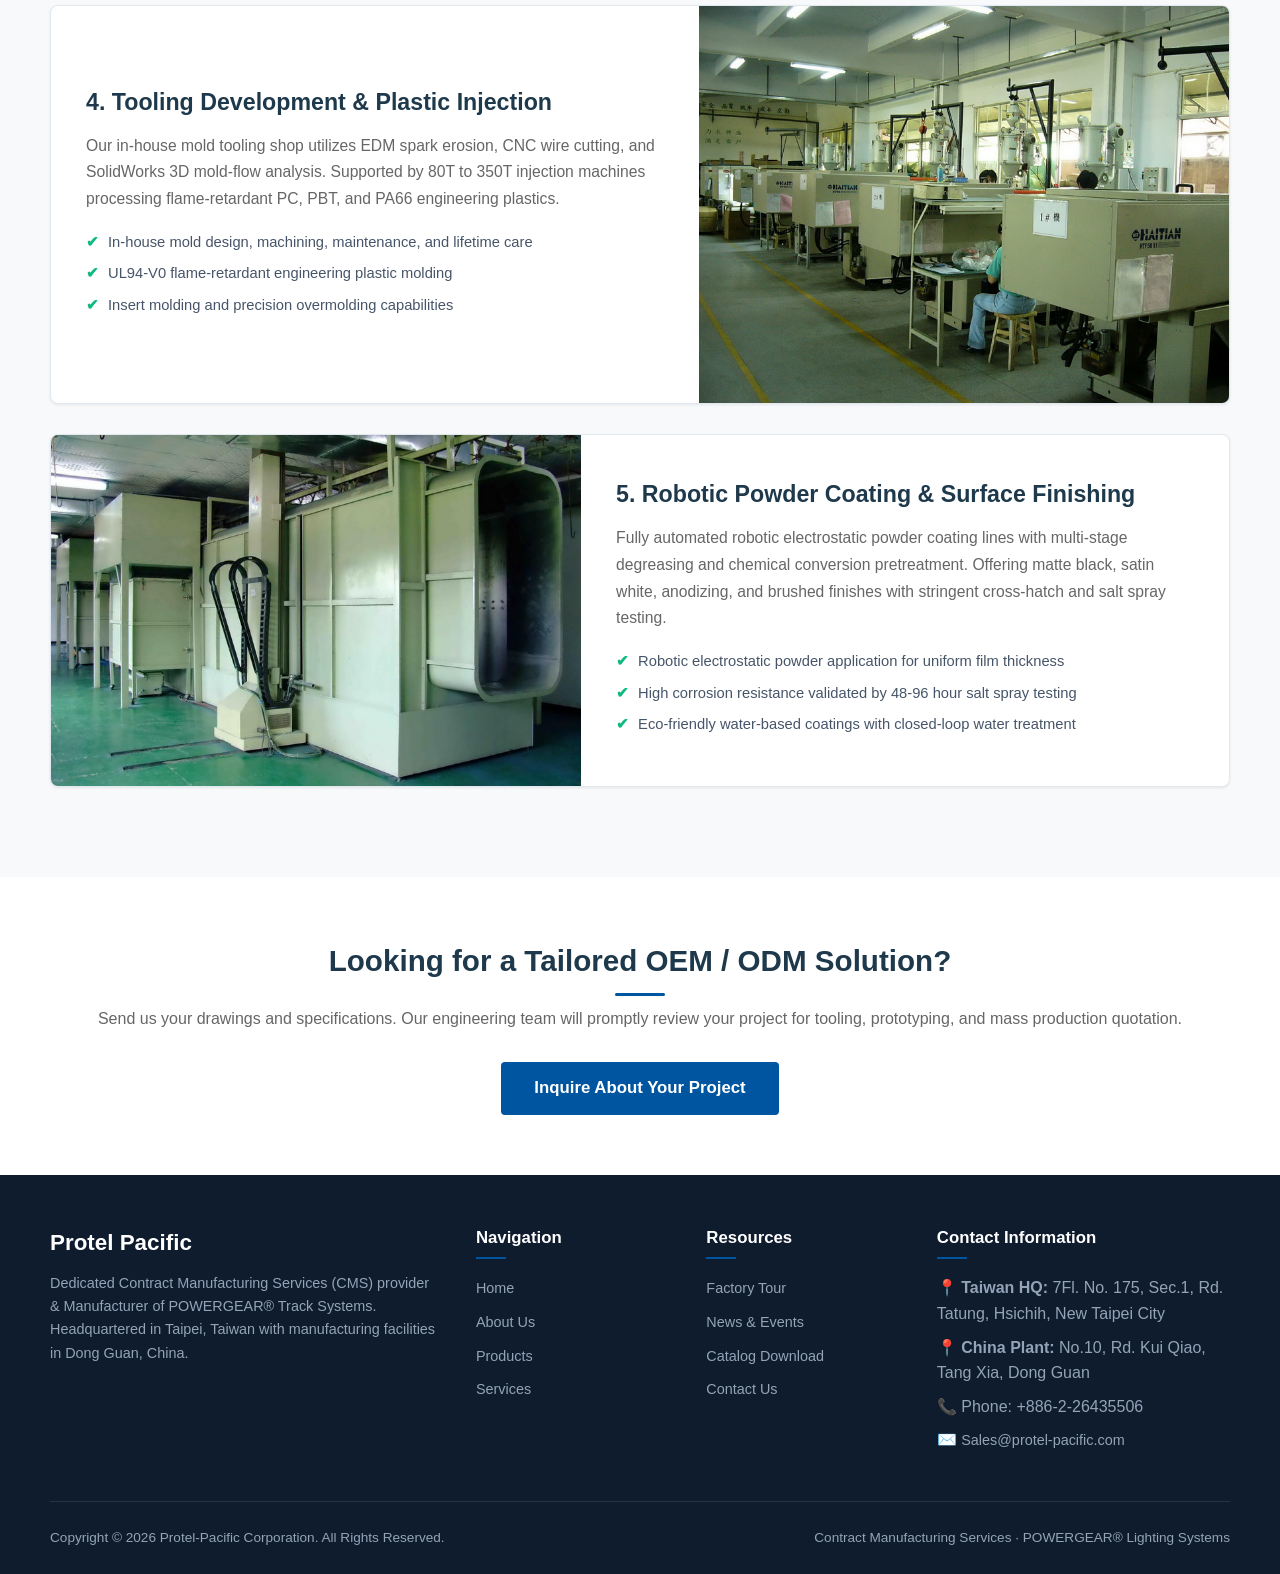
<file: services.html>
<!DOCTYPE html>
<html lang="en">
<head>
  <meta charset="UTF-8">
  <meta name="viewport" content="width=device-width, initial-scale=1.0">
  <title>Manufacturing Services - Protel Pacific CMS Capabilities</title>
  <link rel="stylesheet" href="css/style.css">
</head>
<body>

  <!-- Top Bar -->
  <div class="top-bar">
    <div class="container top-bar-inner">
      <div class="top-contact">
        <span>📍 Dedicated Contract Manufacturing Services (CMS) & POWERGEAR®</span>
        <a href="mailto:Sales@protel-pacific.com">✉️ Sales@protel-pacific.com</a>
      </div>
      <div class="top-links">
        <a href="download.html">📄 Download Catalog</a>
        <a href="contact.html">📞 Contact Us</a>
      </div>
    </div>
  </div>

  <!-- Header & Navigation -->
  <header class="header-main">
    <div class="container nav-wrapper">
      <a href="index.html" class="brand-logo">
        <img src="assets/images/logo.jpg" alt="Protel Pacific Logo" onerror="this.src='assets/images/logo.png'">
      </a>

      <button class="mobile-toggle" aria-label="Toggle navigation">☰</button>

      <nav>
        <ul class="nav-menu">
          <li><a href="index.html" class="nav-link ">Home</a></li>
          <li><a href="about.html" class="nav-link ">About Us</a></li>
          <li><a href="products.html" class="nav-link ">Products</a></li>
          <li><a href="services.html" class="nav-link active">Services</a></li>
          <li><a href="tour.html" class="nav-link ">Factory Tour</a></li>
          <li><a href="news.html" class="nav-link ">News</a></li>
          <li><a href="download.html" class="nav-link ">Downloads</a></li>
          <li><a href="contact.html" class="nav-link ">Contact</a></li>
        </ul>
      </nav>
    </div>
  </header>


  <!-- Page Hero -->
  <div class="page-hero">
    <div class="container">
      <h1 class="page-hero-title">Contract Manufacturing Services (CMS)</h1>
      <p class="page-hero-subtitle">Comprehensive vertical integration from tooling design to SMT electronics and turnkey assembly</p>
      <div class="breadcrumb">
        <a href="index.html">Home</a> &gt; <span>Services</span>
      </div>
    </div>
  </div>

  <!-- Services Detail List -->
  <section class="section">
    <div class="container">

      <!-- Service 1: SMT & Electronic Assembly -->
      <div class="service-item">
        <img src="assets/products/electronic-assembly_line.jpg" alt="SMT Electronic Assembly" class="service-img">
        <div class="service-content">
          <h2 class="service-title">1. Electronic PCB Assembly (PCBA)</h2>
          <p class="service-text">
            Equipped with advanced high-speed SMT placement systems, 10-zone lead-free reflow ovens, and automated optical inspection (AOI). We handle components down to 0201 packages, micro-BGA, and high-density LED arrays with complete ICT and functional testing.
          </p>
          <ul class="service-features">
            <li>Fully automatic stencil printing & solder paste inspection (SPI)</li>
            <li>100% lead-free environmentally friendly RoHS-compliant lines</li>
            <li>Automated wave soldering & full functional burn-in testing</li>
          </ul>
        </div>
      </div>

      <!-- Service 2: CNC Machining & Lathes -->
      <div class="service-item">
        <img src="assets/products/CNC Lathes.jpg" alt="CNC Lathes and Milling" class="service-img">
        <div class="service-content">
          <h2 class="service-title">2. CNC Machining, Milling & Turning</h2>
          <p class="service-text">
            Operating dozens of high-precision CNC lathes and multi-axis CNC milling centers. We machine aluminum alloys, brass, steel, and zinc to produce critical lighting heat sinks, structural housings, and swivel joints to micron-level tolerances.
          </p>
          <ul class="service-features">
            <li>High-precision turning and complex 3D surface milling</li>
            <li>Multi-axis precision threading and customized fixture machining</li>
            <li>Automated bar feeder systems optimized for large-scale production</li>
          </ul>
        </div>
      </div>

      <!-- Service 3: Sheet Metal & Punching -->
      <div class="service-item">
        <img src="assets/products/PEGA357.jpg" alt="CNC Punching and Bending" class="service-img">
        <div class="service-content">
          <h2 class="service-title">3. Sheet Metal Fabrication & Laser Cutting</h2>
          <p class="service-text">
            Utilizing AMADA PEGA357 CNC turret punch presses, high-power fiber laser cutters, and precision CNC press brakes. We produce track housings, power supply enclosures, and structural metalwork with superior repeatability.
          </p>
          <ul class="service-features">
            <li>Rapid prototyping and modular flexible manufacturing</li>
            <li>Precision bending angles with accurate multi-stage forming</li>
            <li>Burr-free laser cutting and corner deburring processes</li>
          </ul>
        </div>
      </div>

      <!-- Service 4: Plastic Injection & Tooling -->
      <div class="service-item">
        <img src="assets/products/plastic_injection_department.jpg" alt="Plastic Injection and Tooling" class="service-img">
        <div class="service-content">
          <h2 class="service-title">4. Tooling Development & Plastic Injection</h2>
          <p class="service-text">
            Our in-house mold tooling shop utilizes EDM spark erosion, CNC wire cutting, and SolidWorks 3D mold-flow analysis. Supported by 80T to 350T injection machines processing flame-retardant PC, PBT, and PA66 engineering plastics.
          </p>
          <ul class="service-features">
            <li>In-house mold design, machining, maintenance, and lifetime care</li>
            <li>UL94-V0 flame-retardant engineering plastic molding</li>
            <li>Insert molding and precision overmolding capabilities</li>
          </ul>
        </div>
      </div>

      <!-- Service 5: Surface Coating & Painting -->
      <div class="service-item">
        <img src="assets/products/Robotic Powder coating machine.jpg" alt="Powder Coating and Surface Treatment" class="service-img">
        <div class="service-content">
          <h2 class="service-title">5. Robotic Powder Coating & Surface Finishing</h2>
          <p class="service-text">
            Fully automated robotic electrostatic powder coating lines with multi-stage degreasing and chemical conversion pretreatment. Offering matte black, satin white, anodizing, and brushed finishes with stringent cross-hatch and salt spray testing.
          </p>
          <ul class="service-features">
            <li>Robotic electrostatic powder application for uniform film thickness</li>
            <li>High corrosion resistance validated by 48-96 hour salt spray testing</li>
            <li>Eco-friendly water-based coatings with closed-loop water treatment</li>
          </ul>
        </div>
      </div>

    </div>
  </section>

  <!-- CTA Box -->
  <section class="section section-alt">
    <div class="container" style="text-align: center;">
      <h2 class="section-title">Looking for a Tailored OEM / ODM Solution?</h2>
      <p class="section-subtitle" style="margin-bottom: 30px;">
        Send us your drawings and specifications. Our engineering team will promptly review your project for tooling, prototyping, and mass production quotation.
      </p>
      <a href="contact.html" class="btn btn-primary" style="padding: 12px 32px; font-size: 1.05rem;">Inquire About Your Project</a>
    </div>
  </section>


  <!-- Footer -->
  <footer class="footer">
    <div class="container">
      <div class="footer-grid">
        <div class="footer-brand">
          <h3>Protel Pacific</h3>
          <p>Dedicated Contract Manufacturing Services (CMS) provider & Manufacturer of POWERGEAR® Track Systems. Headquartered in Taipei, Taiwan with manufacturing facilities in Dong Guan, China.</p>
        </div>
        <div class="footer-col">
          <h4>Navigation</h4>
          <ul class="footer-links">
            <li><a href="index.html">Home</a></li>
            <li><a href="about.html">About Us</a></li>
            <li><a href="products.html">Products</a></li>
            <li><a href="services.html">Services</a></li>
          </ul>
        </div>
        <div class="footer-col">
          <h4>Resources</h4>
          <ul class="footer-links">
            <li><a href="tour.html">Factory Tour</a></li>
            <li><a href="news.html">News & Events</a></li>
            <li><a href="download.html">Catalog Download</a></li>
            <li><a href="contact.html">Contact Us</a></li>
          </ul>
        </div>
        <div class="footer-col">
          <h4>Contact Information</h4>
          <ul class="footer-links">
            <li>📍 <strong>Taiwan HQ:</strong> 7Fl. No. 175, Sec.1, Rd. Tatung, Hsichih, New Taipei City</li>
            <li>📍 <strong>China Plant:</strong> No.10, Rd. Kui Qiao, Tang Xia, Dong Guan</li>
            <li>📞 Phone: +886-2-26435506</li>
            <li>✉️ <a href="mailto:Sales@protel-pacific.com">Sales@protel-pacific.com</a></li>
          </ul>
        </div>
      </div>

      <div class="footer-bottom">
        <div>Copyright © 2026 Protel-Pacific Corporation. All Rights Reserved.</div>
        <div>Contract Manufacturing Services · POWERGEAR® Lighting Systems</div>
      </div>
    </div>
  </footer>

  <script src="js/main.js"></script>

</body>
</html>
</file>
<file: css/style.css>
/* ==========================================================================
   Protel / PPS - Modern Corporate Static Website Stylesheet
   ========================================================================== */

:root {
  --primary-color: #042670;
  --primary-dark: #021847;
  --primary-light: #0d42a8;
  --accent-color: #0055a0;
  --accent-hover: #0072d6;
  --text-main: #333333;
  --text-muted: #666666;
  --text-light: #888888;
  --heading-color: #1e394b;
  --bg-main: #f8f9fa;
  --bg-card: #ffffff;
  --bg-dark: #0f1c2e;
  --border-color: #e2e8f0;
  --border-focus: #3b82f6;
  --shadow-sm: 0 1px 3px rgba(0,0,0,0.08);
  --shadow-md: 0 4px 6px -1px rgba(0,0,0,0.1), 0 2px 4px -1px rgba(0,0,0,0.06);
  --shadow-lg: 0 10px 15px -3px rgba(0,0,0,0.1), 0 4px 6px -2px rgba(0,0,0,0.05);
  --radius-sm: 4px;
  --radius-md: 8px;
  --radius-lg: 12px;
  --transition-fast: 0.2s ease;
  --transition-normal: 0.3s ease;
  --container-max-width: 1220px;
}

/* Reset & Base */
*, *::before, *::after {
  box-sizing: border-box;
  margin: 0;
  padding: 0;
}

html {
  font-size: 16px;
  scroll-behavior: smooth;
}

body {
  font-family: -apple-system, BlinkMacSystemFont, "Segoe UI", Roboto, "Helvetica Neue", Arial, "Noto Sans TC", sans-serif;
  color: var(--text-main);
  background-color: var(--bg-main);
  line-height: 1.6;
  -webkit-font-smoothing: antialiased;
}

a {
  color: var(--accent-color);
  text-decoration: none;
  transition: color var(--transition-fast);
}

a:hover {
  color: var(--accent-hover);
}

img {
  max-width: 100%;
  height: auto;
  display: block;
}

ul {
  list-style: none;
}

/* Container */
.container {
  width: 100%;
  max-width: var(--container-max-width);
  margin-left: auto;
  margin-right: auto;
  padding-left: 20px;
  padding-right: 20px;
}

/* Header & Top Bar */
.top-bar {
  background-color: var(--primary-dark);
  color: #d1d5db;
  font-size: 0.875rem;
  padding: 8px 0;
  border-bottom: 1px solid rgba(255, 255, 255, 0.1);
}

.top-bar-inner {
  display: flex;
  justify-content: space-between;
  align-items: center;
  flex-wrap: wrap;
  gap: 10px;
}

.top-contact {
  display: flex;
  gap: 20px;
}

.top-contact span, .top-contact a {
  color: #cbd5e1;
  display: flex;
  align-items: center;
  gap: 6px;
}

.top-contact a:hover {
  color: #ffffff;
}

.top-links {
  display: flex;
  gap: 15px;
}

.top-links a {
  color: #94a3b8;
}

.top-links a:hover {
  color: #ffffff;
}

/* Main Navigation */
.header-main {
  background: #ffffff;
  box-shadow: var(--shadow-sm);
  position: sticky;
  top: 0;
  z-index: 1000;
}

.nav-wrapper {
  display: flex;
  justify-content: space-between;
  align-items: center;
  height: 80px;
}

.brand-logo {
  display: flex;
  align-items: center;
  height: 100%;
  text-decoration: none;
}

.brand-logo img {
  height: 80px;
  max-height: 100%;
  width: auto;
  object-fit: contain;
  display: block;
}

.nav-menu {
  display: flex;
  align-items: center;
  gap: 6px;
  height: 100%;
  margin: 0;
  padding: 0;
}

.nav-link {
  display: inline-flex;
  align-items: center;
  justify-content: center;
  font-weight: 600;
  font-size: 0.95rem;
  color: #4b5563;
  padding: 8px 14px;
  height: 40px;
  white-space: nowrap;
  border-radius: var(--radius-sm);
  transition: all var(--transition-fast);
  line-height: 1;
}

.nav-link:hover,
.nav-link.active {
  color: var(--primary-color);
  background-color: #eff6ff;
}

.mobile-toggle {
  display: none;
  background: none;
  border: none;
  cursor: pointer;
  padding: 8px;
  color: var(--primary-color);
  font-size: 1.5rem;
}

/* Hero Page Headers (Subpages) */
.page-hero {
  background: linear-gradient(135deg, rgba(4, 38, 112, 0.92) 0%, rgba(2, 24, 71, 0.95) 100%), url('../assets/images/header_subpages.jpg') center/cover no-repeat;
  color: #ffffff;
  padding: 60px 0 50px;
  text-align: center;
  position: relative;
}

.page-hero-title {
  font-size: 2.25rem;
  font-weight: 700;
  letter-spacing: -0.5px;
  margin-bottom: 12px;
  color: #ffffff;
}

.page-hero-subtitle {
  font-size: 1.05rem;
  color: #cbd5e1;
  max-width: 600px;
  margin: 0 auto;
}

.breadcrumb {
  display: flex;
  justify-content: center;
  gap: 8px;
  margin-top: 18px;
  font-size: 0.875rem;
  color: #94a3b8;
}

.breadcrumb a {
  color: #cbd5e1;
}

.breadcrumb a:hover {
  color: #ffffff;
}

/* Hero Slider (Homepage) */
.hero-slider {
  position: relative;
  width: 100%;
  height: 440px;
  background-color: var(--primary-dark);
  overflow: hidden;
}

.slide-track {
  position: relative;
  width: 100%;
  height: 100%;
}

.slide-item {
  position: absolute;
  inset: 0;
  opacity: 0;
  visibility: hidden;
  transition: opacity 0.8s ease-in-out, visibility 0.8s ease-in-out;
  background-size: cover;
  background-position: center;
  display: flex;
  align-items: center;
}

.slide-item.active {
  opacity: 1;
  visibility: visible;
}

.slide-content {
  background: rgba(2, 24, 71, 0.75);
  backdrop-filter: blur(4px);
  padding: 35px 45px;
  border-radius: var(--radius-md);
  max-width: 580px;
  color: #ffffff;
  border-left: 4px solid #3b82f6;
  box-shadow: var(--shadow-lg);
  animation: fadeInUp 0.8s ease forwards;
}

.slide-title {
  font-size: 2.2rem;
  font-weight: 700;
  margin-bottom: 15px;
  line-height: 1.2;
}

.slide-desc {
  font-size: 1.05rem;
  margin-bottom: 25px;
  color: #e2e8f0;
}

.slide-buttons {
  display: flex;
  gap: 12px;
}

.slider-btn {
  position: absolute;
  top: 50%;
  transform: translateY(-50%);
  background: rgba(0, 0, 0, 0.4);
  color: #ffffff;
  border: none;
  width: 44px;
  height: 44px;
  border-radius: 50%;
  cursor: pointer;
  display: flex;
  align-items: center;
  justify-content: center;
  font-size: 1.25rem;
  transition: background var(--transition-fast);
  z-index: 10;
}

.slider-btn:hover {
  background: rgba(4, 38, 112, 0.9);
}

.slider-btn.prev { left: 20px; }
.slider-btn.next { right: 20px; }

.slider-dots {
  position: absolute;
  bottom: 20px;
  left: 50%;
  transform: translateX(-50%);
  display: flex;
  gap: 10px;
  z-index: 10;
}

.slider-dot {
  width: 12px;
  height: 12px;
  border-radius: 50%;
  background: rgba(255, 255, 255, 0.5);
  border: none;
  cursor: pointer;
  transition: all var(--transition-fast);
}

.slider-dot.active {
  background: #ffffff;
  width: 28px;
  border-radius: 6px;
}

/* Common Buttons */
.btn {
  display: inline-flex;
  align-items: center;
  justify-content: center;
  gap: 8px;
  font-weight: 600;
  font-size: 0.95rem;
  padding: 10px 22px;
  border-radius: var(--radius-sm);
  cursor: pointer;
  transition: all var(--transition-fast);
  border: 1px solid transparent;
}

.btn-primary {
  background-color: var(--accent-color);
  color: #ffffff;
}

.btn-primary:hover {
  background-color: var(--accent-hover);
  color: #ffffff;
  transform: translateY(-1px);
}

.btn-outline {
  background-color: transparent;
  color: #ffffff;
  border-color: rgba(255, 255, 255, 0.6);
}

.btn-outline:hover {
  background-color: #ffffff;
  color: var(--primary-color);
}

.btn-secondary {
  background-color: #e2e8f0;
  color: #334155;
}

.btn-secondary:hover {
  background-color: #cbd5e1;
  color: #0f172a;
}

/* Sections */
.section {
  padding: 60px 0;
}

.section-alt {
  background-color: #ffffff;
}

.section-header {
  text-align: center;
  margin-bottom: 45px;
}

.section-title {
  font-size: 1.85rem;
  font-weight: 700;
  color: var(--heading-color);
  position: relative;
  display: inline-block;
  padding-bottom: 12px;
}

.section-title::after {
  content: '';
  position: absolute;
  bottom: 0;
  left: 50%;
  transform: translateX(-50%);
  width: 50px;
  height: 3px;
  background-color: var(--accent-color);
  border-radius: 2px;
}

.section-subtitle {
  color: var(--text-muted);
  margin-top: 10px;
  font-size: 1rem;
}

/* Cards & Grid Layouts */
.grid-3 {
  display: grid;
  grid-template-columns: repeat(3, 1fr);
  gap: 28px;
}

.grid-4 {
  display: grid;
  grid-template-columns: repeat(4, 1fr);
  gap: 24px;
}

.grid-2 {
  display: grid;
  grid-template-columns: repeat(2, 1fr);
  gap: 32px;
}

/* Feature Cards */
.feature-card {
  background: var(--bg-card);
  padding: 30px 24px;
  border-radius: var(--radius-md);
  box-shadow: var(--shadow-sm);
  border: 1px solid var(--border-color);
  text-align: center;
  transition: transform var(--transition-fast), box-shadow var(--transition-fast);
}

.feature-card:hover {
  transform: translateY(-4px);
  box-shadow: var(--shadow-md);
  border-color: #cbd5e1;
}

.feature-icon {
  font-size: 2.5rem;
  color: var(--accent-color);
  margin-bottom: 16px;
}

.feature-title {
  font-size: 1.2rem;
  font-weight: 600;
  color: var(--heading-color);
  margin-bottom: 10px;
}

.feature-desc {
  color: var(--text-muted);
  font-size: 0.95rem;
}

/* Product & Gallery Cards */
.product-card {
  background: var(--bg-card);
  border-radius: var(--radius-md);
  overflow: hidden;
  box-shadow: var(--shadow-sm);
  border: 1px solid var(--border-color);
  transition: all var(--transition-fast);
  display: flex;
  flex-direction: column;
}

.product-card:hover {
  transform: translateY(-4px);
  box-shadow: var(--shadow-lg);
}

.product-thumb-wrapper {
  position: relative;
  width: 100%;
  height: 220px;
  background-color: #f1f5f9;
  overflow: hidden;
}

.product-thumb {
  width: 100%;
  height: 100%;
  object-fit: cover;
  transition: transform 0.4s ease;
}

.product-card:hover .product-thumb {
  transform: scale(1.05);
}

.product-badge {
  position: absolute;
  top: 12px;
  left: 12px;
  background: var(--primary-color);
  color: #ffffff;
  font-size: 0.75rem;
  font-weight: 600;
  padding: 4px 8px;
  border-radius: var(--radius-sm);
}

.product-body {
  padding: 20px;
  display: flex;
  flex-direction: column;
  flex-grow: 1;
}

.product-title {
  font-size: 1.15rem;
  font-weight: 700;
  color: var(--heading-color);
  margin-bottom: 8px;
}

.product-desc {
  font-size: 0.9rem;
  color: var(--text-muted);
  margin-bottom: 16px;
  flex-grow: 1;
}

.product-tags {
  display: flex;
  flex-wrap: wrap;
  gap: 6px;
  margin-bottom: 14px;
}

.tag {
  background: #f1f5f9;
  color: #475569;
  font-size: 0.75rem;
  padding: 3px 8px;
  border-radius: var(--radius-sm);
}

/* Filter Controls */
.filter-tabs {
  display: flex;
  justify-content: center;
  flex-wrap: wrap;
  gap: 10px;
  margin-bottom: 35px;
}

.filter-btn {
  background: #ffffff;
  border: 1px solid var(--border-color);
  color: #475569;
  padding: 8px 18px;
  border-radius: 20px;
  font-weight: 500;
  font-size: 0.9rem;
  cursor: pointer;
  transition: all var(--transition-fast);
}

.filter-btn:hover,
.filter-btn.active {
  background: var(--primary-color);
  border-color: var(--primary-color);
  color: #ffffff;
}

/* Manufacturing Services List */
.service-item {
  display: flex;
  background: var(--bg-card);
  border-radius: var(--radius-md);
  overflow: hidden;
  box-shadow: var(--shadow-sm);
  border: 1px solid var(--border-color);
  margin-bottom: 30px;
}

.service-item:nth-child(even) {
  flex-direction: row-reverse;
}

.service-img {
  width: 45%;
  min-height: 280px;
  object-fit: cover;
}

.service-content {
  width: 55%;
  padding: 35px;
  display: flex;
  flex-direction: column;
  justify-content: center;
}

.service-title {
  font-size: 1.45rem;
  font-weight: 700;
  color: var(--heading-color);
  margin-bottom: 12px;
}

.service-text {
  color: var(--text-muted);
  font-size: 0.98rem;
  line-height: 1.7;
  margin-bottom: 18px;
}

.service-features {
  list-style: none;
}

.service-features li {
  position: relative;
  padding-left: 22px;
  margin-bottom: 8px;
  color: #475569;
  font-size: 0.92rem;
}

.service-features li::before {
  content: "✔";
  position: absolute;
  left: 0;
  color: #10b981;
  font-weight: bold;
}

/* Downloads Box */
.download-card {
  background: #ffffff;
  border: 1px solid var(--border-color);
  border-radius: var(--radius-md);
  padding: 24px;
  display: flex;
  align-items: center;
  gap: 20px;
  box-shadow: var(--shadow-sm);
  transition: all var(--transition-fast);
}

.download-card:hover {
  box-shadow: var(--shadow-md);
  border-color: #cbd5e1;
}

.download-icon {
  font-size: 2.8rem;
  color: #dc2626;
  flex-shrink: 0;
}

.download-info {
  flex-grow: 1;
}

.download-title {
  font-size: 1.15rem;
  font-weight: 700;
  color: var(--heading-color);
  margin-bottom: 4px;
}

.download-meta {
  font-size: 0.85rem;
  color: var(--text-light);
}

/* Contact Form & Info */
.contact-wrapper {
  display: grid;
  grid-template-columns: 1fr 1.3fr;
  gap: 40px;
  background: #ffffff;
  padding: 40px;
  border-radius: var(--radius-md);
  box-shadow: var(--shadow-sm);
  border: 1px solid var(--border-color);
}

.contact-info {
  display: flex;
  flex-direction: column;
  gap: 24px;
}

.contact-item {
  display: flex;
  gap: 16px;
  align-items: flex-start;
}

.contact-item-icon {
  font-size: 1.3rem;
  color: var(--accent-color);
  background: #eff6ff;
  width: 44px;
  height: 44px;
  border-radius: 50%;
  display: flex;
  align-items: center;
  justify-content: center;
  flex-shrink: 0;
}

.contact-item-title {
  font-weight: 700;
  color: var(--heading-color);
  margin-bottom: 4px;
}

.contact-item-detail {
  color: var(--text-muted);
  font-size: 0.95rem;
}

.form-group {
  margin-bottom: 20px;
}

.form-label {
  display: block;
  font-weight: 600;
  font-size: 0.9rem;
  margin-bottom: 6px;
  color: #334155;
}

.form-input,
.form-textarea,
.form-select {
  width: 100%;
  padding: 10px 14px;
  border: 1px solid var(--border-color);
  border-radius: var(--radius-sm);
  font-family: inherit;
  font-size: 0.95rem;
  color: var(--text-main);
  background-color: #f8f9fa;
  transition: border-color var(--transition-fast), background-color var(--transition-fast);
}

.form-input:focus,
.form-textarea:focus,
.form-select:focus {
  outline: none;
  border-color: var(--border-focus);
  background-color: #ffffff;
  box-shadow: 0 0 0 3px rgba(59, 130, 246, 0.15);
}

.form-textarea {
  min-height: 120px;
  resize: vertical;
}

/* Lightbox Modal */
.lightbox-modal {
  display: none;
  position: fixed;
  inset: 0;
  background: rgba(0, 0, 0, 0.88);
  z-index: 2000;
  align-items: center;
  justify-content: center;
  padding: 30px;
}

.lightbox-modal.active {
  display: flex;
}

.lightbox-content {
  position: relative;
  max-width: 900px;
  max-height: 85vh;
  display: flex;
  flex-direction: column;
  align-items: center;
}

.lightbox-img {
  max-width: 100%;
  max-height: 75vh;
  object-fit: contain;
  border-radius: var(--radius-sm);
  box-shadow: var(--shadow-lg);
}

.lightbox-caption {
  color: #ffffff;
  margin-top: 12px;
  font-size: 1rem;
  text-align: center;
}

.lightbox-close {
  position: absolute;
  top: -40px;
  right: 0;
  color: #ffffff;
  font-size: 2rem;
  background: none;
  border: none;
  cursor: pointer;
}

/* Footer */
.footer {
  background-color: var(--bg-dark);
  color: #94a3b8;
  padding: 50px 0 25px;
}

.footer-grid {
  display: grid;
  grid-template-columns: 2fr 1fr 1fr 1.5fr;
  gap: 35px;
  margin-bottom: 40px;
}

.footer-brand h3 {
  color: #ffffff;
  font-size: 1.4rem;
  margin-bottom: 12px;
}

.footer-brand p {
  font-size: 0.9rem;
  line-height: 1.6;
}

.footer-col h4 {
  color: #ffffff;
  font-size: 1.05rem;
  margin-bottom: 16px;
  position: relative;
  padding-bottom: 8px;
}

.footer-col h4::after {
  content: '';
  position: absolute;
  bottom: 0;
  left: 0;
  width: 30px;
  height: 2px;
  background-color: var(--accent-color);
}

.footer-links li {
  margin-bottom: 8px;
}

.footer-links a {
  color: #94a3b8;
  font-size: 0.9rem;
}

.footer-links a:hover {
  color: #ffffff;
  padding-left: 4px;
}

.footer-bottom {
  border-top: 1px solid rgba(255, 255, 255, 0.1);
  padding-top: 25px;
  display: flex;
  justify-content: space-between;
  align-items: center;
  font-size: 0.85rem;
  flex-wrap: wrap;
  gap: 10px;
}

/* Animations */
@keyframes fadeInUp {
  from {
    opacity: 0;
    transform: translateY(20px);
  }
  to {
    opacity: 1;
    transform: translateY(0);
  }
}

/* Responsive Media Queries */
@media (max-width: 992px) {
  .grid-3, .grid-4 {
    grid-template-columns: repeat(2, 1fr);
  }
  .footer-grid {
    grid-template-columns: repeat(2, 1fr);
  }
  .service-item, .service-item:nth-child(even) {
    flex-direction: column;
  }
  .service-img, .service-content {
    width: 100%;
  }
  .contact-wrapper {
    grid-template-columns: 1fr;
  }
}

@media (max-width: 768px) {
  .top-bar-inner {
    flex-direction: column;
    text-align: center;
  }
  .mobile-toggle {
    display: block;
  }
  .nav-menu {
    display: none;
    position: absolute;
    top: 80px;
    left: 0;
    width: 100%;
    background: #ffffff;
    flex-direction: column;
    padding: 15px 20px;
    box-shadow: var(--shadow-md);
    border-top: 1px solid var(--border-color);
  }
  .nav-menu.active {
    display: flex;
  }
  .nav-link {
    width: 100%;
    padding: 12px;
  }
  .grid-2, .grid-3, .grid-4 {
    grid-template-columns: 1fr;
  }
  .hero-slider {
    height: 380px;
  }
  .slide-content {
    padding: 20px;
    margin: 0 15px;
  }
  .slide-title {
    font-size: 1.6rem;
  }
  .footer-grid {
    grid-template-columns: 1fr;
  }
}
</file>
